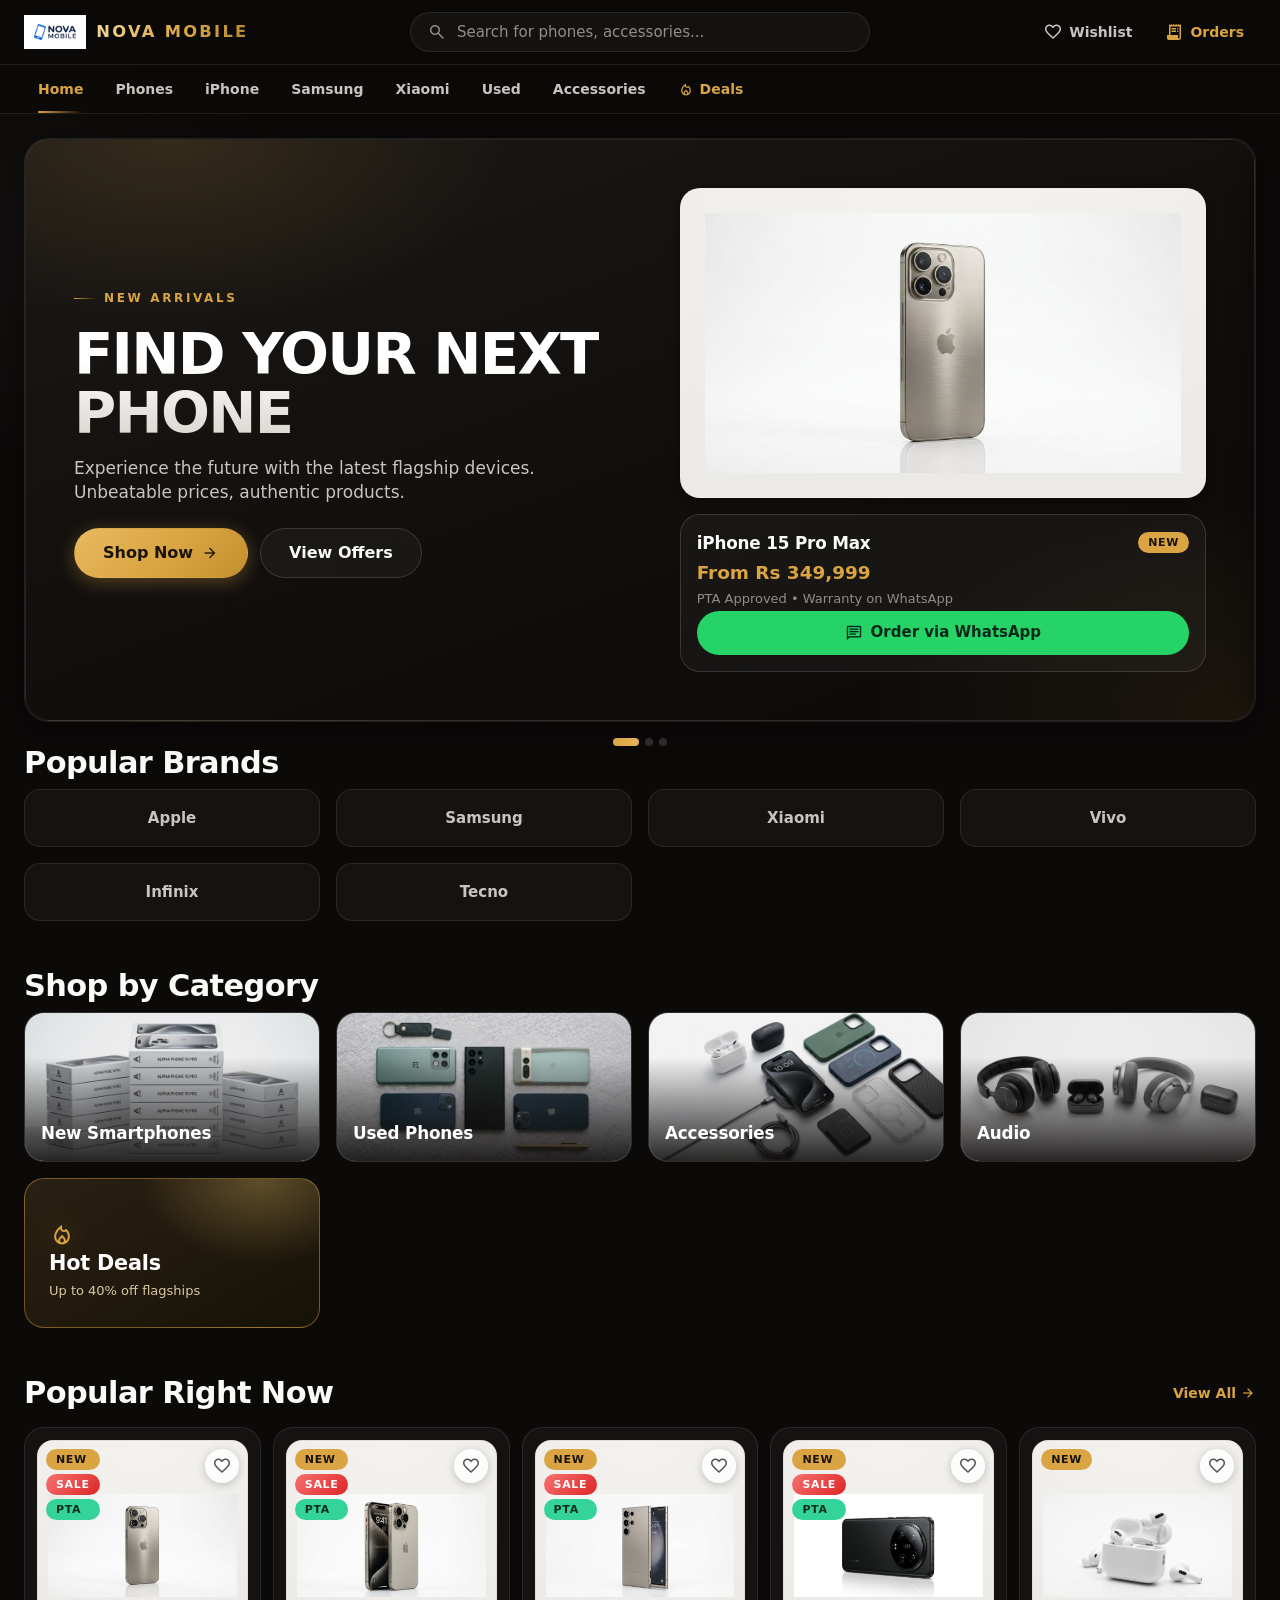
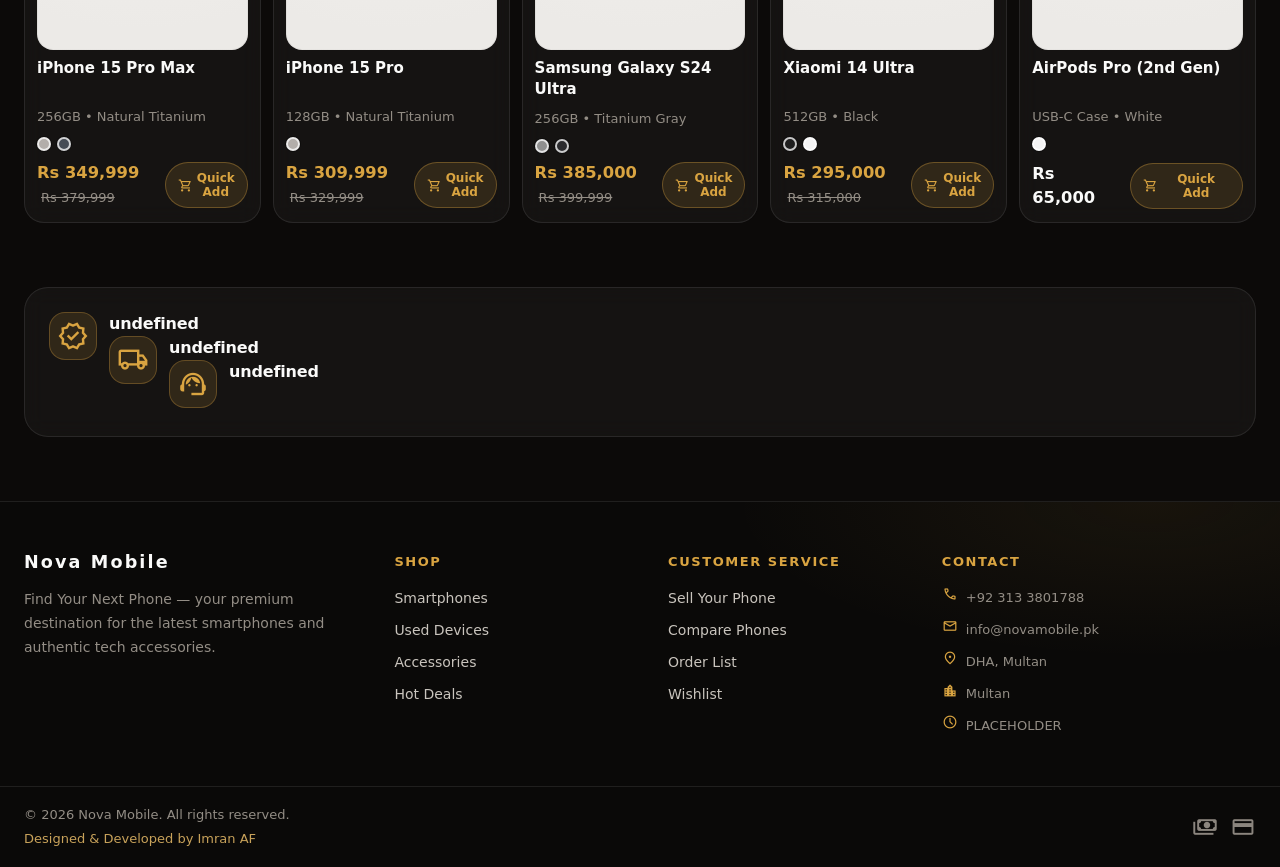
<file: index.html>
<!DOCTYPE html>
<html lang="en">
<head>
<meta charset="utf-8">
<meta name="viewport" content="width=device-width, initial-scale=1.0">
<title>Nova Mobile by Imran AF | Smartphones & Accessories</title>
<meta name="description" content="Nova Mobile by Imran AF - Pakistan's trusted destination for new and pre-owned smartphones and authentic accessories. Find your next phone today.">
<!-- Open Graph -->
<meta property="og:type" content="website">
<meta property="og:title" content="Nova Mobile by Imran AF | Smartphones & Accessories">
<meta property="og:description" content="Explore smartphones, mobile accessories, latest deals, and quality phones from Nova Mobile by Imran AF.">
<meta property="og:url" content="https://nova-mobile-by-imran-af.vercel.app/">
<meta property="og:site_name" content="Nova Mobile by Imran AF">
<link rel="canonical" href="https://nova-mobile-by-imran-af.vercel.app/">
<meta name="robots" content="index, follow">
<link rel="canonical" href="index.html">
<link rel="manifest" href="manifest.json">
<link rel="icon" href="images/nova-mobile-logo.png">
<link rel="preconnect" href="https://fonts.googleapis.com">
<link rel="preconnect" href="https://fonts.gstatic.com" crossorigin>
<link href="https://fonts.googleapis.com/css2?family=Inter:wght@400;600;700;800&display=swap" rel="stylesheet">
<link href="https://fonts.googleapis.com/css2?family=Material+Symbols+Outlined:opsz,wght,FILL,GRAD@20..48,100..700,0..1,-50..200&display=swap" rel="stylesheet">
<link rel="stylesheet" href="style.css">
<script type="application/ld+json">
{"@context":"https://schema.org","@type":"Organization","name":"Nova Mobile","slogan":"Find Your Next Phone","description":"New and pre-owned smartphones and authentic accessories in Pakistan."}
</script>
  <meta name="google-site-verification" content="9i-t0AJJssGiqgVckHdSrPXAoer9AvJpxHz-F45b304" />
</head>
<body data-page="home" class="has-bottomnav">

<!-- ===== Header ===== -->
<header class="site-header">
  <div class="container">
    <div class="header-row">
      <a class="brand" href="index.html">
        <img src="images/nova-mobile-logo.png" alt="Nova Mobile logo" onerror="this.style.display='none'">
        <span class="brand-text">NOVA MOBILE</span>
      </a>
      <div class="search-box">
        <span class="ms">search</span>
        <input type="text" placeholder="Search for phones, accessories..." aria-label="Search" data-search-input>
      </div>
      <div class="header-actions">
        <button class="icon-btn mobile-search" data-goto-search aria-label="Search"><span class="ms">search</span></button>
        <a class="icon-btn hide-mobile" href="pages/wishlist.html" aria-label="Wishlist"><span class="ms">favorite</span><span>Wishlist</span></a>
        <a class="icon-btn active has-count" href="pages/order-list.html" aria-label="Order list"><span class="ms filled">receipt_long</span><span class="hide-mobile">Orders</span><span class="count" data-order-count style="display:none">0</span></a>
      </div>
    </div>
  </div>
  <!-- Desktop nav -->
  <nav class="site-nav">
    <ul>
      <li><a class="active" href="index.html">Home</a></li>
      <li><a href="pages/catalog.html">Phones</a></li>
      <li><a href="pages/catalog.html?brand=apple">iPhone</a></li>
      <li><a href="pages/catalog.html?brand=samsung">Samsung</a></li>
      <li><a href="pages/catalog.html?brand=xiaomi">Xiaomi</a></li>
      <li><a href="pages/catalog.html?condition=used">Used</a></li>
      <li><a href="pages/catalog.html?category=accessories">Accessories</a></li>
      <li><a class="deals" href="pages/catalog.html?deal=1"><span class="ms sm">local_fire_department</span>Deals</a></li>
    </ul>
  </nav>
  <!-- Mobile category bar -->
  <nav class="category-bar">
    <ul>
      <li><a class="active" href="pages/catalog.html">All Phones</a></li>
      <li><a href="pages/catalog.html?brand=apple">iPhone</a></li>
      <li><a href="pages/catalog.html?brand=samsung">Samsung</a></li>
      <li><a href="pages/catalog.html?brand=xiaomi">Xiaomi</a></li>
      <li><a href="pages/catalog.html?brand=vivo">Vivo</a></li>
      <li><a href="pages/catalog.html?brand=infinix">Infinix</a></li>
      <li><a href="pages/catalog.html?condition=used">Used</a></li>
      <li><a href="pages/catalog.html?category=accessories">Accessories</a></li>
      <li><a class="deals" href="pages/catalog.html?deal=1"><span class="ms sm">local_fire_department</span>Deals</a></li>
    </ul>
  </nav>
</header>

<main class="container">

  <!-- Hero carousel (slides built from settings.heroSlides + live mobiles.json data).
       Static fallback below renders only when JS is off (SEO). -->
  <div class="hero-carousel" id="hero"></div>
  <noscript>
    <section class="hero">
      <div class="hero-copy">
        <span class="eyebrow">NEW ARRIVALS</span>
        <h1 class="hero-title">FIND YOUR<br>NEXT PHONE</h1>
        <p class="hero-subtitle">Experience the future with the latest flagship devices. Unbeatable prices, authentic products.</p>
      </div>
    </section>
  </noscript>

  <!-- Popular Brands -->
  <section class="section">
    <h2 class="section-title mb-2">Popular Brands</h2>
    <div class="grid brand-grid" id="popular-brands"></div>
  </section>

  <!-- Shop by Category -->
  <section class="section">
    <h2 class="section-title mb-2">Shop by Category</h2>
    <div class="grid category-grid" id="category-cards"></div>
  </section>

  <!-- Featured / Popular Right Now -->
  <section class="section">
    <div class="section-head">
      <h2 class="section-title">Popular Right Now</h2>
      <a class="link-more" href="pages/catalog.html">View All <span class="ms sm">arrow_forward</span></a>
    </div>
    <div class="carousel" id="featured-products"></div>
  </section>

  <!-- Trust Badges -->
  <section class="trust-band">
    <div class="container">
      <div class="trust-grid" id="trust-badges"></div>
    </div>
  </section>

</main>

<!-- Bottom Nav (mobile) -->
<nav class="bottom-nav" aria-label="Mobile navigation">
  <a class="active" href="index.html"><span class="ms filled">home</span>Home</a>
  <a href="pages/catalog.html"><span class="ms">grid_view</span>Categories</a>
  <a href="pages/search.html"><span class="ms">search</span>Search</a>
  <a href="pages/compare.html"><span class="ms">compare_arrows</span>Compare</a>
  <a href="pages/order-list.html"><span class="ms">receipt_long</span>Orders</a>
</nav>

<!-- Footer injected from settings.json -->
<div id="footer-host"></div>

<script src="js/data.js"></script>
<script src="js/state.js"></script>
<script src="js/whatsapp.js"></script>
<script src="js/render.js"></script>
<script src="js/main.js"></script>
</body>
</html>
</file>
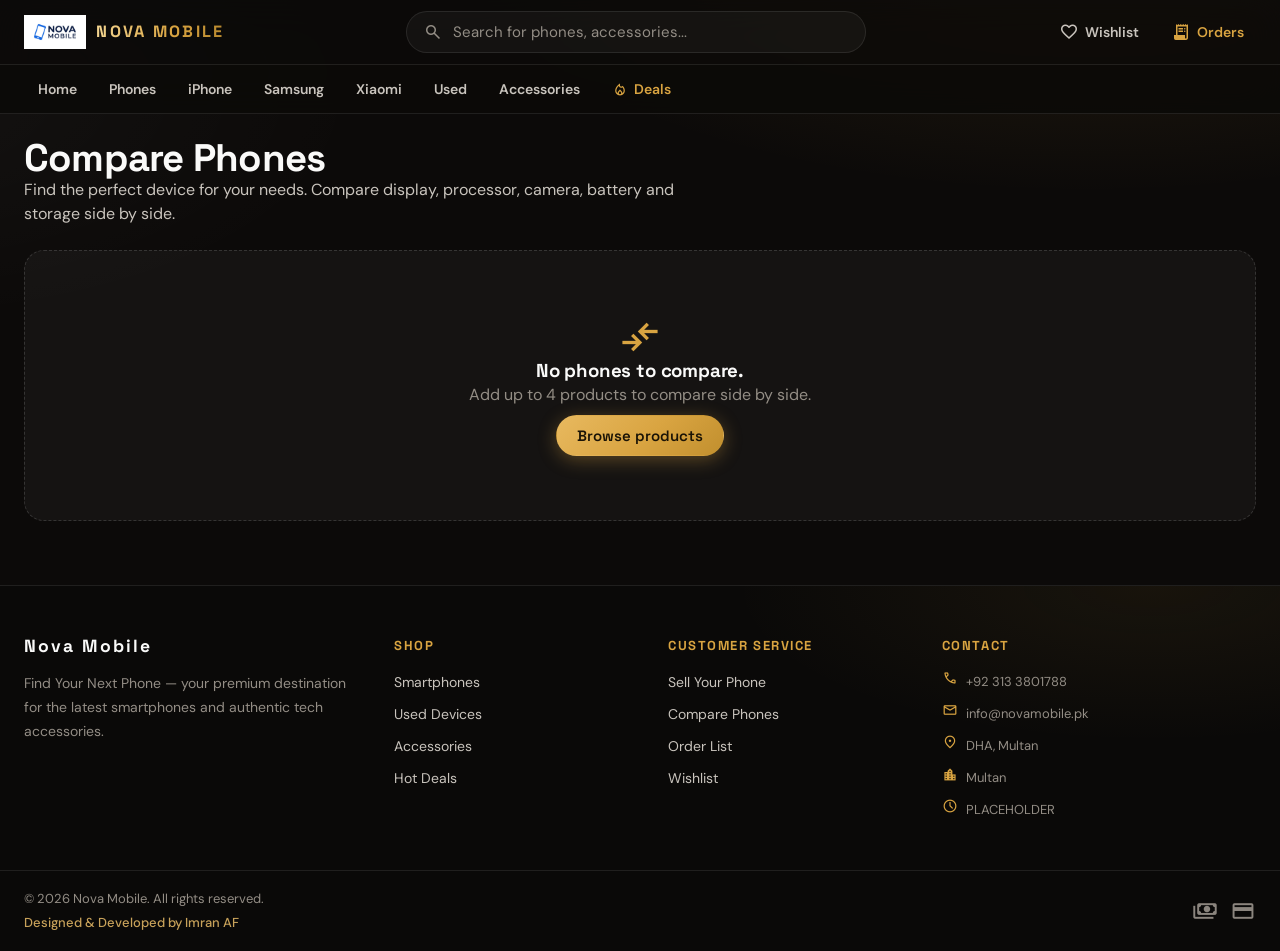
<file: pages/compare.html>
<!DOCTYPE html>
<html lang="en">
<head>
<meta charset="utf-8">
<meta name="viewport" content="width=device-width, initial-scale=1.0">
<title>Compare Phones — Nova Mobile</title>
<meta name="description" content="Compare up to 4 smartphones side by side at Nova Mobile — display, processor, camera, battery and more.">
<meta name="robots" content="index, follow">
<link rel="manifest" href="../manifest.json">
<link rel="icon" href="../images/nova-mobile-logo.png">
<link rel="preconnect" href="https://fonts.googleapis.com">
<link rel="preconnect" href="https://fonts.gstatic.com" crossorigin>
<link href="https://fonts.googleapis.com/css2?family=DM+Sans:opsz,wght@9..40,400;9..40,500;9..40,600;9..40,700&family=Space+Grotesk:wght@400;500;600;700&display=swap" rel="stylesheet">
<link href="https://fonts.googleapis.com/css2?family=Material+Symbols+Outlined:opsz,wght,FILL,GRAD@20..48,100..700,0..1,-50..200&display=swap" rel="stylesheet">
<link rel="stylesheet" href="../style.css">
</head>
<body data-page="compare" class="has-bottomnav">

<header class="site-header">
  <div class="container">
    <div class="header-row">
      <a class="brand" href="../index.html"><img src="../images/nova-mobile-logo.png" alt="Nova Mobile logo" onerror="this.style.display='none'"><span class="brand-text">NOVA MOBILE</span></a>
      <div class="search-box">
        <span class="ms">search</span>
        <input type="text" placeholder="Search for phones, accessories..." aria-label="Search" data-search-input>
      </div>
      <div class="header-actions">
        <button class="icon-btn mobile-search" data-goto-search aria-label="Search"><span class="ms">search</span></button>
        <a class="icon-btn hide-mobile" href="wishlist.html" aria-label="Wishlist"><span class="ms">favorite</span><span>Wishlist</span></a>
        <a class="icon-btn active has-count" href="order-list.html" aria-label="Order list"><span class="ms filled">receipt_long</span><span class="hide-mobile">Orders</span><span class="count" data-order-count style="display:none">0</span></a>
      </div>
    </div>
  </div>
  <nav class="site-nav"><ul>
    <li><a href="../index.html">Home</a></li>
    <li><a href="catalog.html">Phones</a></li>
    <li><a href="catalog.html?brand=apple">iPhone</a></li>
    <li><a href="catalog.html?brand=samsung">Samsung</a></li>
    <li><a href="catalog.html?brand=xiaomi">Xiaomi</a></li>
    <li><a href="catalog.html?condition=used">Used</a></li>
    <li><a href="catalog.html?category=accessories">Accessories</a></li>
    <li><a class="deals" href="catalog.html?deal=1"><span class="ms sm">local_fire_department</span>Deals</a></li>
  </ul></nav>
  <nav class="category-bar"><ul>
    <li><a href="catalog.html">All Phones</a></li>
    <li><a href="catalog.html?brand=apple">iPhone</a></li>
    <li><a href="catalog.html?brand=samsung">Samsung</a></li>
    <li><a href="catalog.html?brand=xiaomi">Xiaomi</a></li>
    <li><a href="catalog.html?brand=vivo">Vivo</a></li>
    <li><a href="catalog.html?brand=infinix">Infinix</a></li>
    <li><a href="catalog.html?condition=used">Used</a></li>
    <li><a href="catalog.html?category=accessories">Accessories</a></li>
    <li><a class="deals" href="catalog.html?deal=1"><span class="ms sm">local_fire_department</span>Deals</a></li>
  </ul></nav>
</header>

<main class="container">
  <div class="page-head">
    <h1 class="page-title">Compare Phones</h1>
    <p class="page-sub">Find the perfect device for your needs. Compare display, processor, camera, battery and storage side by side.</p>
  </div>
  <div id="compare-root">
    <div class="loading"><div class="spinner"></div></div>
  </div>
</main>

<nav class="bottom-nav" aria-label="Mobile navigation">
  <a href="../index.html"><span class="ms">home</span>Home</a>
  <a href="catalog.html"><span class="ms">grid_view</span>Categories</a>
  <a href="search.html"><span class="ms">search</span>Search</a>
  <a class="active" href="compare.html"><span class="ms filled">compare_arrows</span>Compare</a>
  <a href="order-list.html"><span class="ms">receipt_long</span>Orders</a>
</nav>

<div id="footer-host"></div>

<script src="../js/data.js"></script>
<script src="../js/state.js"></script>
<script src="../js/whatsapp.js"></script>
<script src="../js/render.js"></script>
<script src="../js/main.js"></script>
</body>
</html>
</file>
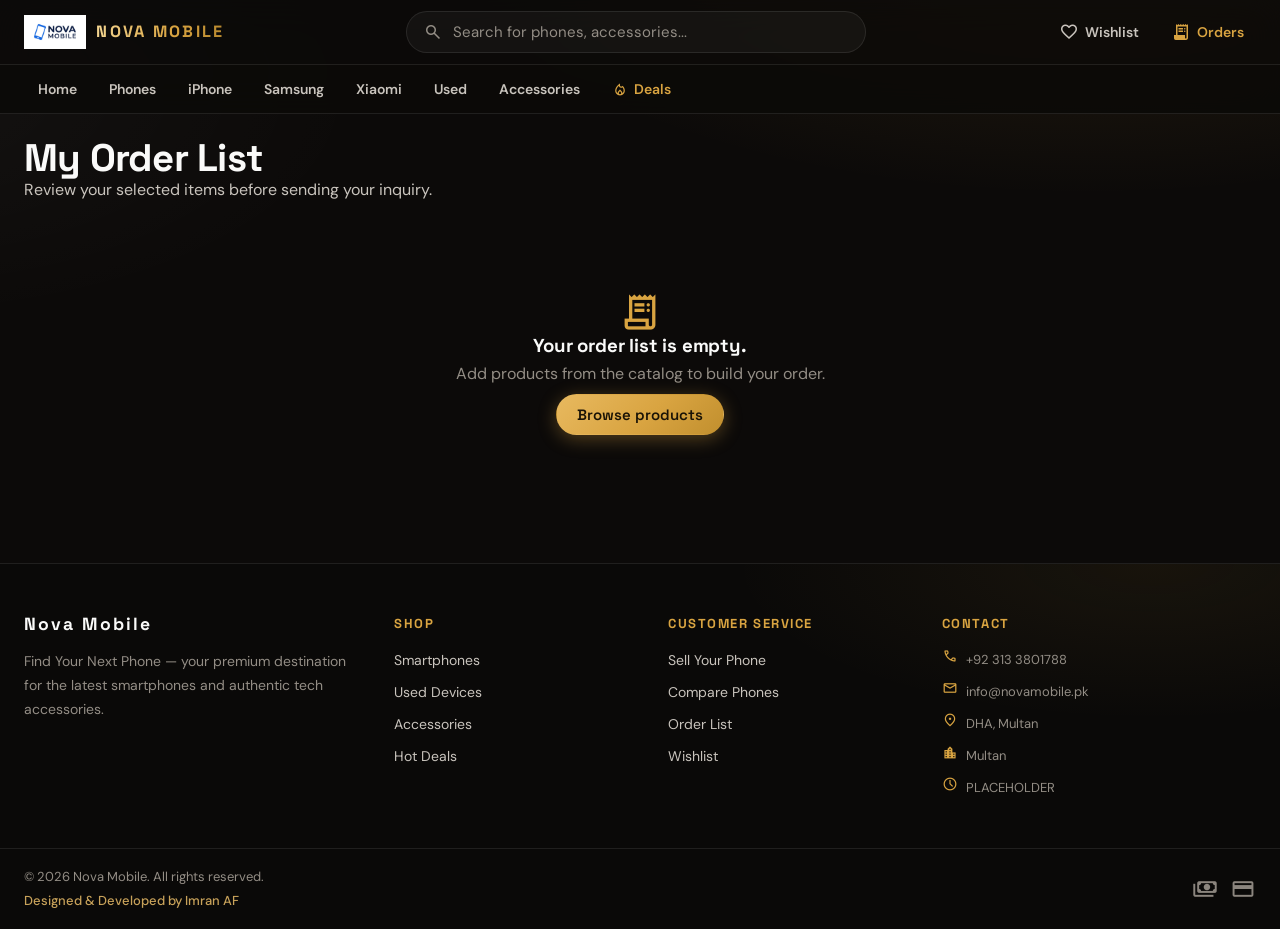
<file: pages/order-list.html>
<!DOCTYPE html>
<html lang="en">
<head>
<meta charset="utf-8">
<meta name="viewport" content="width=device-width, initial-scale=1.0">
<title>My Order List — Nova Mobile</title>
<meta name="description" content="Review the items in your Nova Mobile order list and send your order on WhatsApp for confirmation.">
<meta name="robots" content="index, follow">
<link rel="manifest" href="../manifest.json">
<link rel="icon" href="../images/nova-mobile-logo.png">
<link rel="preconnect" href="https://fonts.googleapis.com">
<link rel="preconnect" href="https://fonts.gstatic.com" crossorigin>
<link href="https://fonts.googleapis.com/css2?family=DM+Sans:opsz,wght@9..40,400;9..40,500;9..40,600;9..40,700&family=Space+Grotesk:wght@400;500;600;700&display=swap" rel="stylesheet">
<link href="https://fonts.googleapis.com/css2?family=Material+Symbols+Outlined:opsz,wght,FILL,GRAD@20..48,100..700,0..1,-50..200&display=swap" rel="stylesheet">
<link rel="stylesheet" href="../style.css">
</head>
<body data-page="order-list" class="has-bottomnav">

<header class="site-header">
  <div class="container">
    <div class="header-row">
      <a class="brand" href="../index.html"><img src="../images/nova-mobile-logo.png" alt="Nova Mobile logo" onerror="this.style.display='none'"><span class="brand-text">NOVA MOBILE</span></a>
      <div class="search-box">
        <span class="ms">search</span>
        <input type="text" placeholder="Search for phones, accessories..." aria-label="Search" data-search-input>
      </div>
      <div class="header-actions">
        <button class="icon-btn mobile-search" data-goto-search aria-label="Search"><span class="ms">search</span></button>
        <a class="icon-btn hide-mobile" href="wishlist.html" aria-label="Wishlist"><span class="ms">favorite</span><span>Wishlist</span></a>
        <a class="icon-btn active has-count" href="order-list.html" aria-label="Order list"><span class="ms filled">receipt_long</span><span class="hide-mobile">Orders</span><span class="count" data-order-count style="display:none">0</span></a>
      </div>
    </div>
  </div>
  <nav class="site-nav"><ul>
    <li><a href="../index.html">Home</a></li>
    <li><a href="catalog.html">Phones</a></li>
    <li><a href="catalog.html?brand=apple">iPhone</a></li>
    <li><a href="catalog.html?brand=samsung">Samsung</a></li>
    <li><a href="catalog.html?brand=xiaomi">Xiaomi</a></li>
    <li><a href="catalog.html?condition=used">Used</a></li>
    <li><a href="catalog.html?category=accessories">Accessories</a></li>
    <li><a class="deals" href="catalog.html?deal=1"><span class="ms sm">local_fire_department</span>Deals</a></li>
  </ul></nav>
  <nav class="category-bar"><ul>
    <li><a href="catalog.html">All Phones</a></li>
    <li><a href="catalog.html?brand=apple">iPhone</a></li>
    <li><a href="catalog.html?brand=samsung">Samsung</a></li>
    <li><a href="catalog.html?brand=xiaomi">Xiaomi</a></li>
    <li><a href="catalog.html?brand=vivo">Vivo</a></li>
    <li><a href="catalog.html?brand=infinix">Infinix</a></li>
    <li><a href="catalog.html?condition=used">Used</a></li>
    <li><a href="catalog.html?category=accessories">Accessories</a></li>
    <li><a class="deals" href="catalog.html?deal=1"><span class="ms sm">local_fire_department</span>Deals</a></li>
  </ul></nav>
</header>

<main class="container">
  <div class="page-head">
    <h1 class="page-title">My Order List</h1>
    <p class="page-sub">Review your selected items before sending your inquiry.</p>
  </div>

  <div id="order-empty" class="order-empty hidden">
    <span class="ms">receipt_long</span>
    <h3>Your order list is empty.</h3>
    <p class="muted mt-1">Add products from the catalog to build your order.</p>
    <a class="btn btn-primary mt-2" href="catalog.html">Browse products</a>
  </div>

  <div class="order-layout">
    <div class="order-items" id="order-items"></div>
    <div class="order-summary" id="order-summary"></div>
  </div>
</main>

<nav class="bottom-nav" aria-label="Mobile navigation">
  <a href="../index.html"><span class="ms">home</span>Home</a>
  <a href="catalog.html"><span class="ms">grid_view</span>Categories</a>
  <a href="search.html"><span class="ms">search</span>Search</a>
  <a href="compare.html"><span class="ms">compare_arrows</span>Compare</a>
  <a class="active" href="order-list.html"><span class="ms filled">receipt_long</span>Orders</a>
</nav>

<div id="footer-host"></div>

<script src="../js/data.js"></script>
<script src="../js/state.js"></script>
<script src="../js/whatsapp.js"></script>
<script src="../js/render.js"></script>
<script src="../js/main.js"></script>
</body>
</html>
</file>
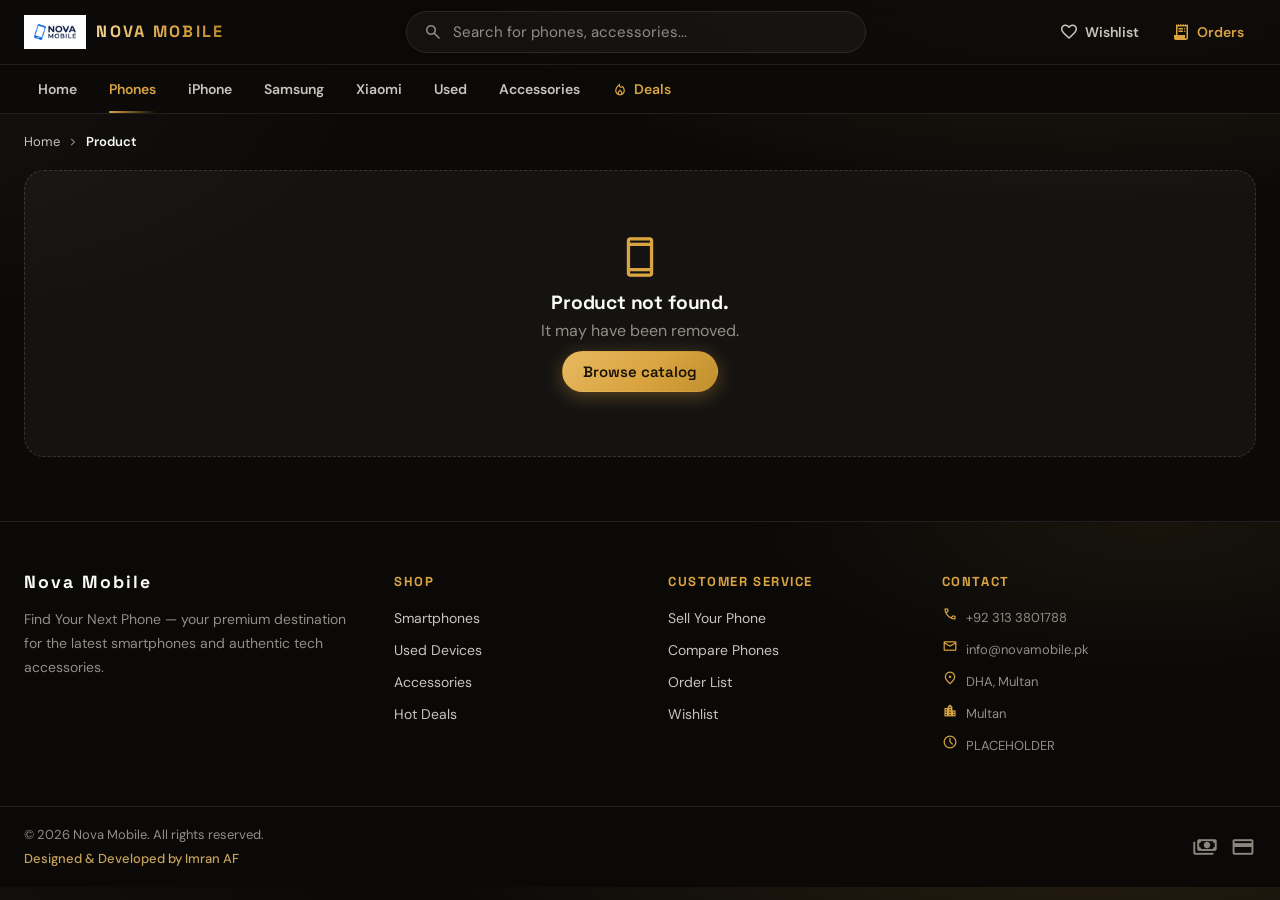
<file: pages/product.html>
<!DOCTYPE html>
<html lang="en">
<head>
<meta charset="utf-8">
<meta name="viewport" content="width=device-width, initial-scale=1.0">
<title>Product — Nova Mobile</title>
<meta name="description" content="Browse new and pre-owned smartphones and accessories at Nova Mobile.">
<meta name="robots" content="index, follow">
<link rel="manifest" href="../manifest.json">
<link rel="icon" href="../images/nova-mobile-logo.png">
<link rel="preconnect" href="https://fonts.googleapis.com">
<link rel="preconnect" href="https://fonts.gstatic.com" crossorigin>
<link href="https://fonts.googleapis.com/css2?family=DM+Sans:opsz,wght@9..40,400;9..40,500;9..40,600;9..40,700&family=Space+Grotesk:wght@400;500;600;700&display=swap" rel="stylesheet">
<link href="https://fonts.googleapis.com/css2?family=Material+Symbols+Outlined:opsz,wght,FILL,GRAD@20..48,100..700,0..1,-50..200&display=swap" rel="stylesheet">
<link rel="stylesheet" href="../style.css">
</head>
<body data-page="product" class="has-bottomnav">

<header class="site-header">
  <div class="container">
    <div class="header-row">
      <a class="brand" href="../index.html"><img src="../images/nova-mobile-logo.png" alt="Nova Mobile logo" onerror="this.style.display='none'"><span class="brand-text">NOVA MOBILE</span></a>
      <div class="search-box">
        <span class="ms">search</span>
        <input type="text" placeholder="Search for phones, accessories..." aria-label="Search" data-search-input>
      </div>
      <div class="header-actions">
        <button class="icon-btn mobile-search" data-goto-search aria-label="Search"><span class="ms">search</span></button>
        <a class="icon-btn hide-mobile" href="wishlist.html" aria-label="Wishlist"><span class="ms">favorite</span><span>Wishlist</span></a>
        <a class="icon-btn active has-count" href="order-list.html" aria-label="Order list"><span class="ms filled">receipt_long</span><span class="hide-mobile">Orders</span><span class="count" data-order-count style="display:none">0</span></a>
      </div>
    </div>
  </div>
  <nav class="site-nav"><ul>
    <li><a href="../index.html">Home</a></li>
    <li><a class="active" href="catalog.html">Phones</a></li>
    <li><a href="catalog.html?brand=apple">iPhone</a></li>
    <li><a href="catalog.html?brand=samsung">Samsung</a></li>
    <li><a href="catalog.html?brand=xiaomi">Xiaomi</a></li>
    <li><a href="catalog.html?condition=used">Used</a></li>
    <li><a href="catalog.html?category=accessories">Accessories</a></li>
    <li><a class="deals" href="catalog.html?deal=1"><span class="ms sm">local_fire_department</span>Deals</a></li>
  </ul></nav>
  <nav class="category-bar"><ul>
    <li><a href="catalog.html">All Phones</a></li>
    <li><a href="catalog.html?brand=apple">iPhone</a></li>
    <li><a href="catalog.html?brand=samsung">Samsung</a></li>
    <li><a href="catalog.html?brand=xiaomi">Xiaomi</a></li>
    <li><a href="catalog.html?brand=vivo">Vivo</a></li>
    <li><a href="catalog.html?brand=infinix">Infinix</a></li>
    <li><a href="catalog.html?condition=used">Used</a></li>
    <li><a href="catalog.html?category=accessories">Accessories</a></li>
    <li><a class="deals" href="catalog.html?deal=1"><span class="ms sm">local_fire_department</span>Deals</a></li>
  </ul></nav>
</header>

<main class="container">
  <nav class="breadcrumb" id="pdp-breadcrumb"><a href="../index.html">Home</a><span class="sep ms sm">chevron_right</span><span class="current">Product</span></nav>

  <div id="pdp-root">
  <div class="pdp-layout">
    <!-- Gallery -->
    <div class="pdp-gallery" id="pdp-gallery"></div>
    <!-- Info -->
    <div class="pdp-info">
      <div id="pdp-info"></div>
      <div id="pdp-variants"></div>
      <div id="pdp-actions"></div>
    </div>
  </div>

  <section class="section" id="pdp-specs"></section>

  <section class="section">
    <div class="trust-strip" id="pdp-trust"></div>
  </section>

  <section class="section pdp-detail" id="pdp-detail"></section>

  <section class="section">
    <div class="section-head"><h2 class="section-title">Compatible Accessories</h2><a class="link-more" href="catalog.html?category=accessories">View All <span class="ms sm">arrow_forward</span></a></div>
    <div class="carousel" id="pdp-accessories"></div>
  </section>

  <section class="section">
    <h2 class="section-title mb-3">Customer Reviews</h2>
    <div id="pdp-reviews"></div>
  </section>
  </div>
</main>

<nav class="bottom-nav" aria-label="Mobile navigation">
  <a href="../index.html"><span class="ms">home</span>Home</a>
  <a href="catalog.html"><span class="ms">grid_view</span>Categories</a>
  <a href="search.html"><span class="ms">search</span>Search</a>
  <a href="compare.html"><span class="ms">compare_arrows</span>Compare</a>
  <a href="order-list.html"><span class="ms">receipt_long</span>Orders</a>
</nav>

<div id="footer-host"></div>

<script src="../js/data.js"></script>
<script src="../js/state.js"></script>
<script src="../js/whatsapp.js"></script>
<script src="../js/render.js"></script>
<script src="../js/main.js"></script>
</body>
</html>
</file>
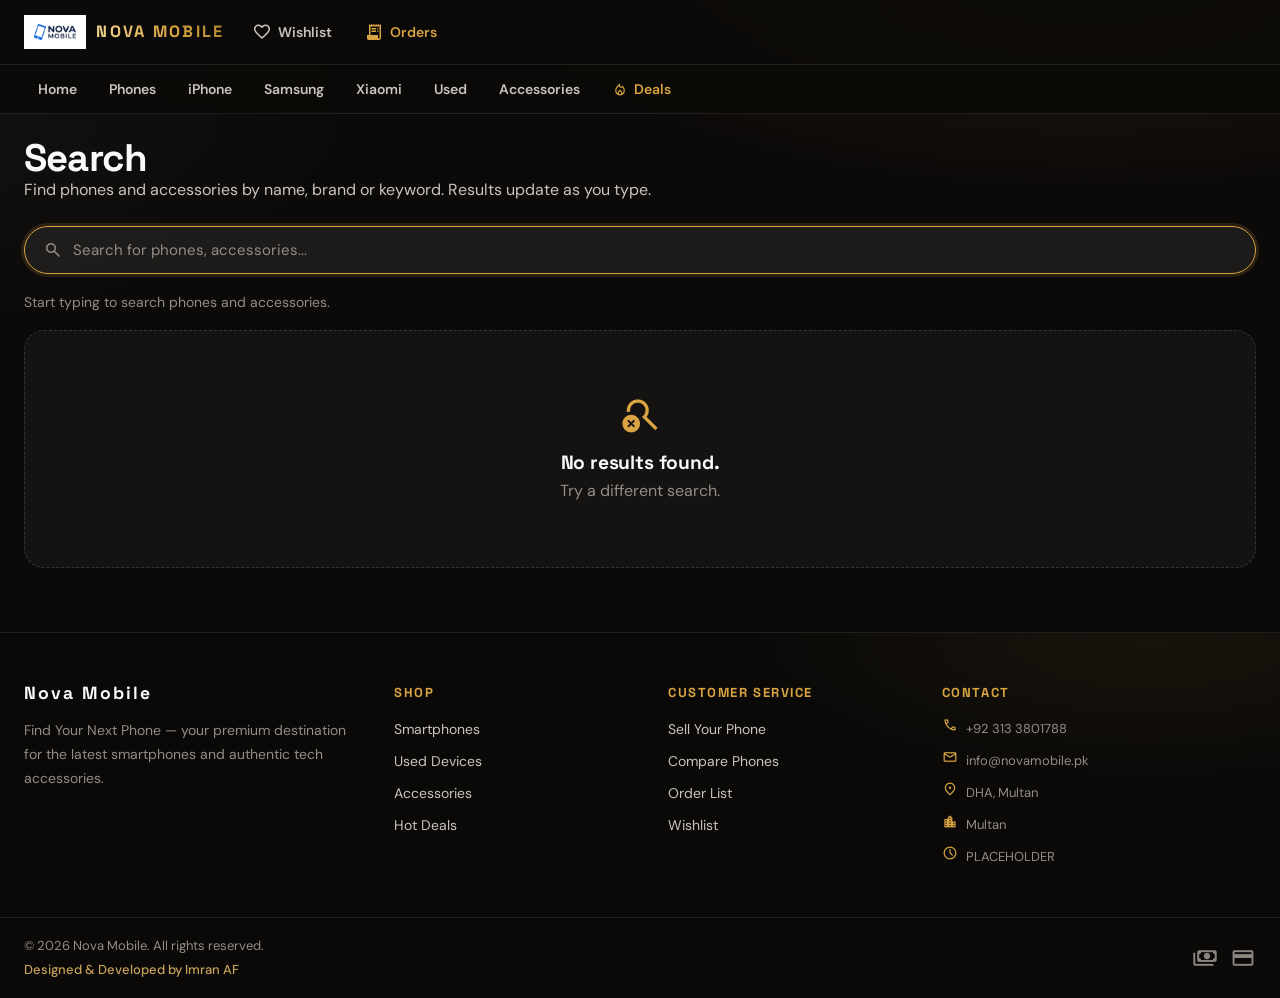
<file: pages/search.html>
<!DOCTYPE html>
<html lang="en">
<head>
<meta charset="utf-8">
<meta name="viewport" content="width=device-width, initial-scale=1.0">
<title>Search — Nova Mobile</title>
<meta name="description" content="Search Nova Mobile for smartphones and accessories by name, brand or keyword.">
<meta name="robots" content="index, follow">
<link rel="manifest" href="../manifest.json">
<link rel="icon" href="../images/nova-mobile-logo.png">
<link rel="preconnect" href="https://fonts.googleapis.com">
<link rel="preconnect" href="https://fonts.gstatic.com" crossorigin>
<link href="https://fonts.googleapis.com/css2?family=DM+Sans:opsz,wght@9..40,400;9..40,500;9..40,600;9..40,700&family=Space+Grotesk:wght@400;500;600;700&display=swap" rel="stylesheet">
<link href="https://fonts.googleapis.com/css2?family=Material+Symbols+Outlined:opsz,wght,FILL,GRAD@20..48,100..700,0..1,-50..200&display=swap" rel="stylesheet">
<link rel="stylesheet" href="../style.css">
</head>
<body data-page="search" class="has-bottomnav">

<header class="site-header">
  <div class="container">
    <div class="header-row">
      <a class="brand" href="../index.html"><img src="../images/nova-mobile-logo.png" alt="Nova Mobile logo" onerror="this.style.display='none'"><span class="brand-text">NOVA MOBILE</span></a>
      <div class="header-actions">
        <button class="icon-btn mobile-search" data-goto-search aria-label="Search"><span class="ms">search</span></button>
        <a class="icon-btn hide-mobile" href="wishlist.html" aria-label="Wishlist"><span class="ms">favorite</span><span>Wishlist</span></a>
        <a class="icon-btn active has-count" href="order-list.html" aria-label="Order list"><span class="ms filled">receipt_long</span><span class="hide-mobile">Orders</span><span class="count" data-order-count style="display:none">0</span></a>
      </div>
    </div>
  </div>
  <nav class="site-nav"><ul>
    <li><a href="../index.html">Home</a></li>
    <li><a href="catalog.html">Phones</a></li>
    <li><a href="catalog.html?brand=apple">iPhone</a></li>
    <li><a href="catalog.html?brand=samsung">Samsung</a></li>
    <li><a href="catalog.html?brand=xiaomi">Xiaomi</a></li>
    <li><a href="catalog.html?condition=used">Used</a></li>
    <li><a href="catalog.html?category=accessories">Accessories</a></li>
    <li><a class="deals" href="catalog.html?deal=1"><span class="ms sm">local_fire_department</span>Deals</a></li>
  </ul></nav>
  <nav class="category-bar"><ul>
    <li><a href="catalog.html">All Phones</a></li>
    <li><a href="catalog.html?brand=apple">iPhone</a></li>
    <li><a href="catalog.html?brand=samsung">Samsung</a></li>
    <li><a href="catalog.html?brand=xiaomi">Xiaomi</a></li>
    <li><a href="catalog.html?brand=vivo">Vivo</a></li>
    <li><a href="catalog.html?brand=infinix">Infinix</a></li>
    <li><a href="catalog.html?condition=used">Used</a></li>
    <li><a href="catalog.html?category=accessories">Accessories</a></li>
    <li><a class="deals" href="catalog.html?deal=1"><span class="ms sm">local_fire_department</span>Deals</a></li>
  </ul></nav>
</header>

<main class="container">
  <div class="page-head">
    <h1 class="page-title">Search</h1>
    <p class="page-sub">Find phones and accessories by name, brand or keyword. Results update as you type.</p>
  </div>

  <div class="search-head">
    <div class="search-box" style="margin:0;max-width:none">
      <span class="ms">search</span>
      <input type="text" id="search-query" placeholder="Search for phones, accessories..." aria-label="Search" autofocus>
    </div>
  </div>

  <p class="search-results-info" id="search-info"></p>
  <div class="grid" id="search-grid"><div class="loading" style="grid-column:1/-1"><div class="spinner"></div></div></div>
</main>

<nav class="bottom-nav" aria-label="Mobile navigation">
  <a href="../index.html"><span class="ms">home</span>Home</a>
  <a href="catalog.html"><span class="ms">grid_view</span>Categories</a>
  <a class="active" href="search.html"><span class="ms filled">search</span>Search</a>
  <a href="compare.html"><span class="ms">compare_arrows</span>Compare</a>
  <a href="order-list.html"><span class="ms">receipt_long</span>Orders</a>
</nav>

<div id="footer-host"></div>

<script src="../js/data.js"></script>
<script src="../js/state.js"></script>
<script src="../js/whatsapp.js"></script>
<script src="../js/render.js"></script>
<script src="../js/main.js"></script>
</body>
</html>
</file>
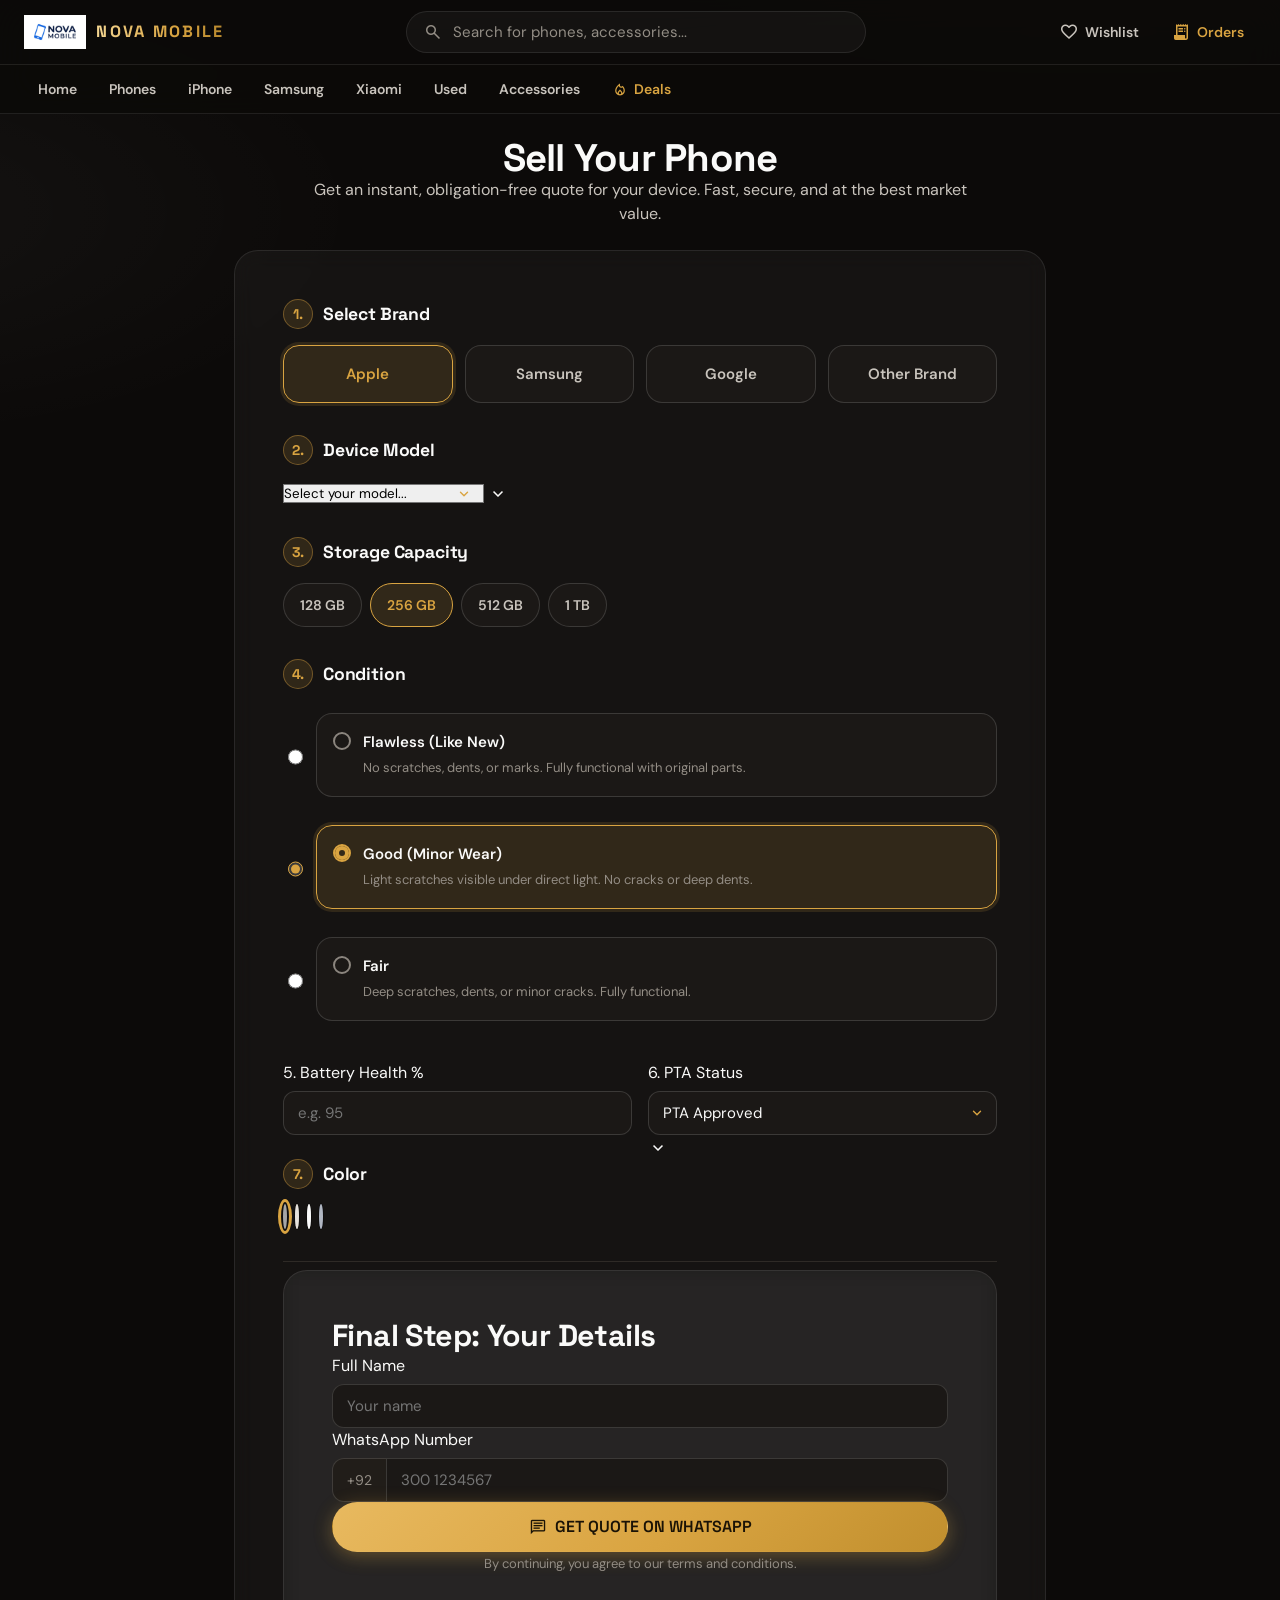
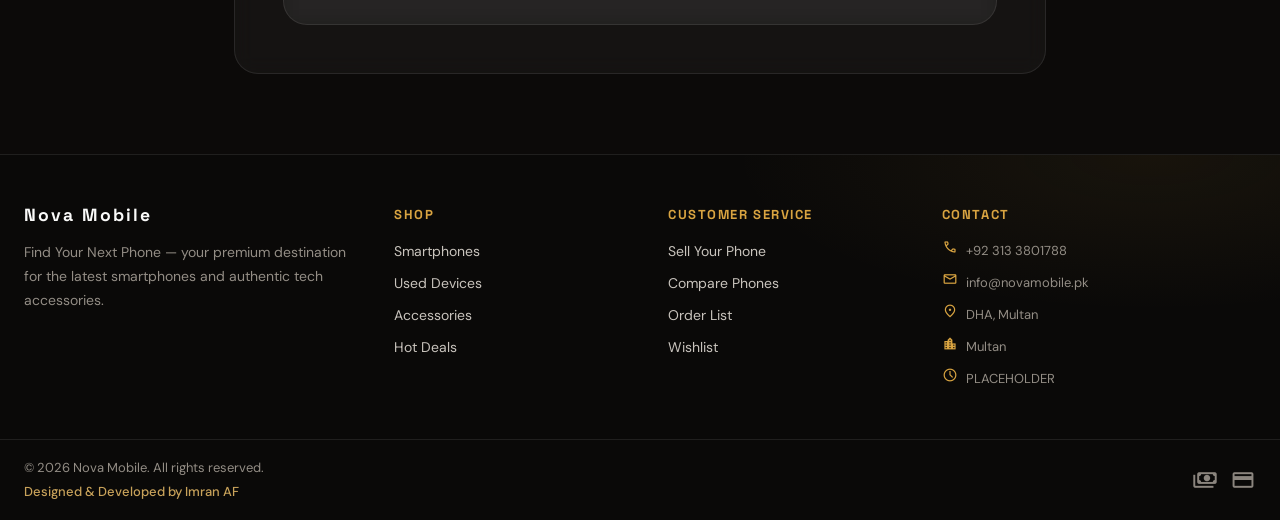
<file: pages/sell.html>
<!DOCTYPE html>
<html lang="en">
<head>
<meta charset="utf-8">
<meta name="viewport" content="width=device-width, initial-scale=1.0">
<title>Sell Your Phone — Nova Mobile</title>
<meta name="description" content="Get an instant, obligation-free quote for your phone at Nova Mobile. Fast, secure, and at the best market value.">
<meta name="robots" content="index, follow">
<link rel="manifest" href="../manifest.json">
<link rel="icon" href="../images/nova-mobile-logo.png">
<link rel="preconnect" href="https://fonts.googleapis.com">
<link rel="preconnect" href="https://fonts.gstatic.com" crossorigin>
<link href="https://fonts.googleapis.com/css2?family=DM+Sans:opsz,wght@9..40,400;9..40,500;9..40,600;9..40,700&family=Space+Grotesk:wght@400;500;600;700&display=swap" rel="stylesheet">
<link href="https://fonts.googleapis.com/css2?family=Material+Symbols+Outlined:opsz,wght,FILL,GRAD@20..48,100..700,0..1,-50..200&display=swap" rel="stylesheet">
<link rel="stylesheet" href="../style.css">
</head>
<body data-page="sell" class="has-bottomnav">

<header class="site-header">
  <div class="container">
    <div class="header-row">
      <a class="brand" href="../index.html"><img src="../images/nova-mobile-logo.png" alt="Nova Mobile logo" onerror="this.style.display='none'"><span class="brand-text">NOVA MOBILE</span></a>
      <div class="search-box">
        <span class="ms">search</span>
        <input type="text" placeholder="Search for phones, accessories..." aria-label="Search" data-search-input>
      </div>
      <div class="header-actions">
        <button class="icon-btn mobile-search" data-goto-search aria-label="Search"><span class="ms">search</span></button>
        <a class="icon-btn hide-mobile" href="wishlist.html" aria-label="Wishlist"><span class="ms">favorite</span><span>Wishlist</span></a>
        <a class="icon-btn active has-count" href="order-list.html" aria-label="Order list"><span class="ms filled">receipt_long</span><span class="hide-mobile">Orders</span><span class="count" data-order-count style="display:none">0</span></a>
      </div>
    </div>
  </div>
  <nav class="site-nav"><ul>
    <li><a href="../index.html">Home</a></li>
    <li><a href="catalog.html">Phones</a></li>
    <li><a href="catalog.html?brand=apple">iPhone</a></li>
    <li><a href="catalog.html?brand=samsung">Samsung</a></li>
    <li><a href="catalog.html?brand=xiaomi">Xiaomi</a></li>
    <li><a href="catalog.html?condition=used">Used</a></li>
    <li><a href="catalog.html?category=accessories">Accessories</a></li>
    <li><a class="deals" href="catalog.html?deal=1"><span class="ms sm">local_fire_department</span>Deals</a></li>
  </ul></nav>
  <nav class="category-bar"><ul>
    <li><a href="catalog.html">All Phones</a></li>
    <li><a href="catalog.html?brand=apple">iPhone</a></li>
    <li><a href="catalog.html?brand=samsung">Samsung</a></li>
    <li><a href="catalog.html?brand=xiaomi">Xiaomi</a></li>
    <li><a href="catalog.html?brand=vivo">Vivo</a></li>
    <li><a href="catalog.html?brand=infinix">Infinix</a></li>
    <li><a href="catalog.html?condition=used">Used</a></li>
    <li><a href="catalog.html?category=accessories">Accessories</a></li>
    <li><a class="deals" href="catalog.html?deal=1"><span class="ms sm">local_fire_department</span>Deals</a></li>
  </ul></nav>
</header>

<main class="container-sm">
  <section class="page-head" style="text-align:center">
    <h1 class="page-title">Sell Your Phone</h1>
    <p class="page-sub" style="margin-inline:auto">Get an instant, obligation-free quote for your device. Fast, secure, and at the best market value.</p>
  </section>

  <form id="sell-form" class="form-card" style="margin-bottom:var(--space-section)">
    <!-- 1. Brand -->
    <div class="form-step">
      <h2><span class="stepno">1.</span> Select Brand</h2>
      <div class="brand-options">
        <label class="brand-option"><input type="radio" name="brand" value="Apple" checked><div class="box">Apple</div></label>
        <label class="brand-option"><input type="radio" name="brand" value="Samsung"><div class="box">Samsung</div></label>
        <label class="brand-option"><input type="radio" name="brand" value="Google"><div class="box">Google</div></label>
        <label class="brand-option"><input type="radio" name="brand" value="Other"><div class="box">Other Brand</div></label>
      </div>
    </div>

    <!-- 2. Model -->
    <div class="form-step">
      <h2><span class="stepno">2.</span> Device Model</h2>
      <div class="select-wrap">
        <select name="model" required>
          <option value="" disabled selected>Select your model...</option>
          <option>iPhone 15 Pro Max</option>
          <option>iPhone 15 Pro</option>
          <option>iPhone 15</option>
          <option>iPhone 14 Pro Max</option>
          <option>Samsung Galaxy S24 Ultra</option>
          <option>Samsung Galaxy S24+</option>
          <option>Xiaomi 14 Ultra</option>
          <option>Redmi Note 13 Pro</option>
          <option>Vivo V30</option>
          <option>Infinix Zero 30</option>
        </select>
        <span class="ms">expand_more</span>
      </div>
    </div>

    <!-- 3. Storage -->
    <div class="form-step">
      <h2><span class="stepno">3.</span> Storage Capacity</h2>
      <div class="chip-options">
        <label class="chip-option"><input type="radio" name="storage" value="128GB"><span class="box">128 GB</span></label>
        <label class="chip-option"><input type="radio" name="storage" value="256GB" checked><span class="box">256 GB</span></label>
        <label class="chip-option"><input type="radio" name="storage" value="512GB"><span class="box">512 GB</span></label>
        <label class="chip-option"><input type="radio" name="storage" value="1TB"><span class="box">1 TB</span></label>
      </div>
    </div>

    <!-- 4. Condition -->
    <div class="form-step">
      <h2><span class="stepno">4.</span> Condition</h2>
      <div style="display:flex;flex-direction:column;gap:12px">
        <label class="cond-option"><input type="radio" name="condition" value="Flawless"><div class="box"><span class="radio"></span><div><div class="t">Flawless (Like New)</div><div class="d">No scratches, dents, or marks. Fully functional with original parts.</div></div></div></label>
        <label class="cond-option"><input type="radio" name="condition" value="Good (Minor Wear)" checked><div class="box"><span class="radio"></span><div><div class="t">Good (Minor Wear)</div><div class="d">Light scratches visible under direct light. No cracks or deep dents.</div></div></div></label>
        <label class="cond-option"><input type="radio" name="condition" value="Fair"><div class="box"><span class="radio"></span><div><div class="t">Fair</div><div class="d">Deep scratches, dents, or minor cracks. Fully functional.</div></div></div></label>
      </div>
    </div>

    <!-- 5. Battery + 6. PTA -->
    <div class="form-grid-2">
      <div class="field">
        <label for="battery">5. Battery Health %</label>
        <input type="number" id="battery" name="battery" placeholder="e.g. 95" min="0" max="100">
      </div>
      <div class="field">
        <label for="pta">6. PTA Status</label>
        <div class="select-wrap">
          <select id="pta" name="pta">
            <option value="PTA Approved" selected>PTA Approved</option>
            <option value="Non-PTA">Non-PTA</option>
            <option value="JV (Factory Unlocked)">JV (Factory Unlocked)</option>
          </select>
          <span class="ms">expand_more</span>
        </div>
      </div>
    </div>

    <!-- 7. Color -->
    <div class="form-step">
      <h2><span class="stepno">7.</span> Color</h2>
      <div class="color-options">
        <label class="color-option"><input type="radio" name="color" value="Black" checked><span class="dot" style="background:#1e1e1e"></span></label>
        <label class="color-option"><input type="radio" name="color" value="Natural"><span class="dot" style="background:#c0b7aa"></span></label>
        <label class="color-option"><input type="radio" name="color" value="White"><span class="dot" style="background:#f4f4f4"></span></label>
        <label class="color-option"><input type="radio" name="color" value="Blue"><span class="dot" style="background:#3d4b68"></span></label>
      </div>
    </div>

    <hr style="border:none;border-top:1px solid var(--outline-variant)">

    <!-- Final details -->
    <div class="form-card">
      <h2 class="section-title">Final Step: Your Details</h2>
      <div class="field">
        <label for="name">Full Name</label>
        <input type="text" id="name" name="name" placeholder="Your name" required>
      </div>
      <div class="field">
        <label for="whatsapp">WhatsApp Number</label>
        <div class="phone-input">
          <span class="prefix">+92</span>
          <input type="tel" id="whatsapp" name="whatsapp" placeholder="300 1234567" required>
        </div>
      </div>
      <button type="submit" class="btn btn-primary btn-lg btn-block"><span class="ms">chat</span>GET QUOTE ON WHATSAPP</button>
      <p class="muted" style="text-align:center;font-size:13px">By continuing, you agree to our terms and conditions.</p>
    </div>
  </form>
</main>

<nav class="bottom-nav" aria-label="Mobile navigation">
  <a href="../index.html"><span class="ms">home</span>Home</a>
  <a href="catalog.html"><span class="ms">grid_view</span>Categories</a>
  <a href="search.html"><span class="ms">search</span>Search</a>
  <a href="compare.html"><span class="ms">compare_arrows</span>Compare</a>
  <a href="order-list.html"><span class="ms">receipt_long</span>Orders</a>
</nav>

<div id="footer-host"></div>

<script src="../js/data.js"></script>
<script src="../js/state.js"></script>
<script src="../js/whatsapp.js"></script>
<script src="../js/render.js"></script>
<script src="../js/main.js"></script>
</body>
</html>
</file>
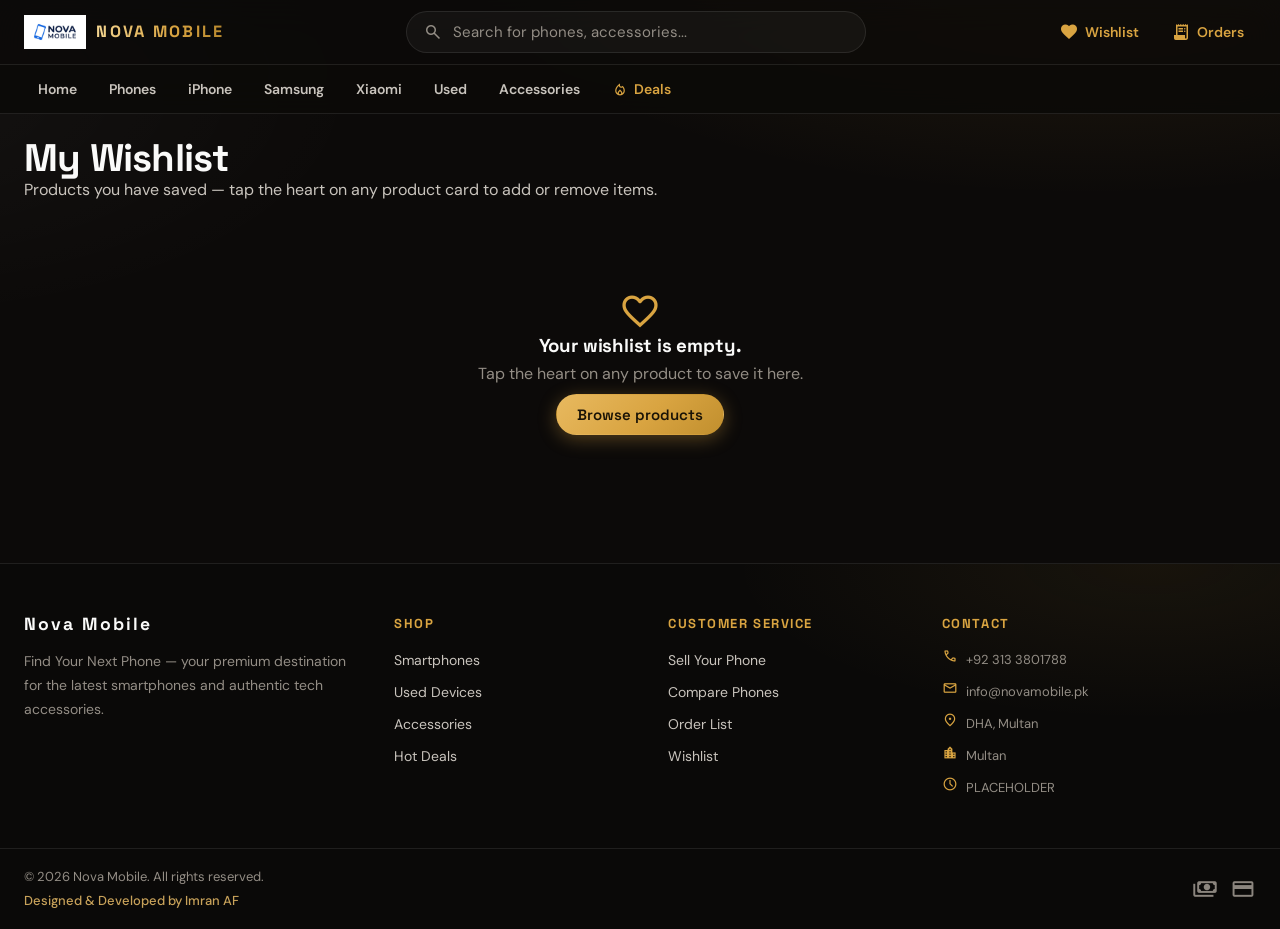
<file: pages/wishlist.html>
<!DOCTYPE html>
<html lang="en">
<head>
<meta charset="utf-8">
<meta name="viewport" content="width=device-width, initial-scale=1.0">
<title>Wishlist — Nova Mobile</title>
<meta name="description" content="Your saved Nova Mobile products, kept on this device.">
<meta name="robots" content="noindex, follow">
<link rel="manifest" href="../manifest.json">
<link rel="icon" href="../images/nova-mobile-logo.png">
<link rel="preconnect" href="https://fonts.googleapis.com">
<link rel="preconnect" href="https://fonts.gstatic.com" crossorigin>
<link href="https://fonts.googleapis.com/css2?family=DM+Sans:opsz,wght@9..40,400;9..40,500;9..40,600;9..40,700&family=Space+Grotesk:wght@400;500;600;700&display=swap" rel="stylesheet">
<link href="https://fonts.googleapis.com/css2?family=Material+Symbols+Outlined:opsz,wght,FILL,GRAD@20..48,100..700,0..1,-50..200&display=swap" rel="stylesheet">
<link rel="stylesheet" href="../style.css">
</head>
<body data-page="wishlist" class="has-bottomnav">

<header class="site-header">
  <div class="container">
    <div class="header-row">
      <a class="brand" href="../index.html"><img src="../images/nova-mobile-logo.png" alt="Nova Mobile logo" onerror="this.style.display='none'"><span class="brand-text">NOVA MOBILE</span></a>
      <div class="search-box">
        <span class="ms">search</span>
        <input type="text" placeholder="Search for phones, accessories..." aria-label="Search" data-search-input>
      </div>
      <div class="header-actions">
        <button class="icon-btn mobile-search" data-goto-search aria-label="Search"><span class="ms">search</span></button>
        <a class="icon-btn active hide-mobile" href="wishlist.html" aria-label="Wishlist"><span class="ms filled">favorite</span><span>Wishlist</span></a>
        <a class="icon-btn active has-count" href="order-list.html" aria-label="Order list"><span class="ms filled">receipt_long</span><span class="hide-mobile">Orders</span><span class="count" data-order-count style="display:none">0</span></a>
      </div>
    </div>
  </div>
  <nav class="site-nav"><ul>
    <li><a href="../index.html">Home</a></li>
    <li><a href="catalog.html">Phones</a></li>
    <li><a href="catalog.html?brand=apple">iPhone</a></li>
    <li><a href="catalog.html?brand=samsung">Samsung</a></li>
    <li><a href="catalog.html?brand=xiaomi">Xiaomi</a></li>
    <li><a href="catalog.html?condition=used">Used</a></li>
    <li><a href="catalog.html?category=accessories">Accessories</a></li>
    <li><a class="deals" href="catalog.html?deal=1"><span class="ms sm">local_fire_department</span>Deals</a></li>
  </ul></nav>
  <nav class="category-bar"><ul>
    <li><a href="catalog.html">All Phones</a></li>
    <li><a href="catalog.html?brand=apple">iPhone</a></li>
    <li><a href="catalog.html?brand=samsung">Samsung</a></li>
    <li><a href="catalog.html?brand=xiaomi">Xiaomi</a></li>
    <li><a href="catalog.html?brand=vivo">Vivo</a></li>
    <li><a href="catalog.html?brand=infinix">Infinix</a></li>
    <li><a href="catalog.html?condition=used">Used</a></li>
    <li><a href="catalog.html?category=accessories">Accessories</a></li>
    <li><a class="deals" href="catalog.html?deal=1"><span class="ms sm">local_fire_department</span>Deals</a></li>
  </ul></nav>
</header>

<main class="container">
  <div class="page-head">
    <h1 class="page-title">My Wishlist</h1>
    <p class="page-sub">Products you have saved — tap the heart on any product card to add or remove items.</p>
  </div>

  <div id="wishlist-empty" class="order-empty">
    <span class="ms">favorite_border</span>
    <h3>Your wishlist is empty.</h3>
    <p class="muted mt-1">Tap the heart on any product to save it here.</p>
    <a class="btn btn-primary mt-2" href="catalog.html">Browse products</a>
  </div>

  <div class="grid" id="wishlist-grid"></div>
</main>

<nav class="bottom-nav" aria-label="Mobile navigation">
  <a href="../index.html"><span class="ms">home</span>Home</a>
  <a href="catalog.html"><span class="ms">grid_view</span>Categories</a>
  <a href="search.html"><span class="ms">search</span>Search</a>
  <a href="compare.html"><span class="ms">compare_arrows</span>Compare</a>
  <a href="order-list.html"><span class="ms">receipt_long</span>Orders</a>
</nav>

<div id="footer-host"></div>

<script src="../js/data.js"></script>
<script src="../js/state.js"></script>
<script src="../js/whatsapp.js"></script>
<script src="../js/render.js"></script>
<script src="../js/main.js"></script>
</body>
</html>
</file>
<file: style.css>
/* ==========================================================================
   Nova Mobile — Design System v2
   Rebuilt with UI UX Pro Max skill intelligence.

   Direction : Liquid Glass (premium dark) — Luxury/Premium Brand palette
   Palette   : Warm near-black #0C0A09 + Gold accent #D9A441
   Type      : Space Grotesk (display) + DM Sans (body)
   Effects   : Glassmorphism, gold glow, 150–300ms transitions
   Checklist : contrast 4.5:1+, visible focus, reduced-motion respected,
               responsive 375 / 768 / 1024 / 1440, no emoji icons
   ========================================================================== */

:root {
  /* ---- Color: base (warm near-black, "Liquid Glass" dark) ---- */
  --bg: #0c0a09;
  --bg-elevated: #100e0c;
  --surface-1: #141210;
  --surface-2: #1b1816;
  --surface-3: #211d19;
  --glass: rgba(255, 255, 255, 0.04);
  --glass-strong: rgba(255, 255, 255, 0.07);
  --glass-border: rgba(255, 255, 255, 0.09);
  --glass-border-strong: rgba(255, 255, 255, 0.14);

  /* ---- Color: text ---- */
  --on-surface: #fafaf9;
  --on-surface-variant: #c9c4bd;
  --muted-text: #938d85;
  --outline: #8b857e;
  --outline-variant: #2e2a26;

  /* ---- Color: brand (gold) ---- */
  --primary: #d9a441;
  --primary-hover: #e6b45c;
  --primary-soft: rgba(217, 164, 65, 0.14);
  --primary-glow: rgba(217, 164, 65, 0.35);
  --on-primary: #1a1306;
  --accent: #d9a441;
  --deep: #0a0908;                 /* footer / grounding */
  --deep-2: #121009;

  /* ---- Color: semantic ---- */
  --success: #34d399;
  --success-soft: rgba(52, 211, 153, 0.14);
  --error: #f87171;
  --error-soft: rgba(248, 113, 113, 0.14);
  --whatsapp: #25d366;
  --whatsapp-hover: #1eb95c;
  --whatsapp-soft: rgba(37, 211, 102, 0.14);
  --star: #f5b942;

  /* ---- Media tile: light neutral behind white-background product photos ---- */
  --media-tile: #eceae7;
  --media-tile-2: #f4f2ef;

  /* ---- Typography ---- */
  --font-display: "Space Grotesk", system-ui, -apple-system, "Segoe UI", Roboto, Arial, sans-serif;
  --font-body: "DM Sans", system-ui, -apple-system, "Segoe UI", Roboto, Arial, sans-serif;
  --font-sans: var(--font-body);

  /* ---- Spacing (8px base) ---- */
  --space-1: 4px;
  --space-2: 8px;
  --space-3: 12px;
  --space-4: 16px;
  --space-5: 24px;
  --space-6: 32px;
  --space-8: 48px;
  --space-10: 64px;
  --space-section: 80px;

  /* ---- Container ---- */
  --container-max: 1280px;
  --container-pad: 24px;

  /* ---- Shape ---- */
  --radius-sm: 0.5rem;
  --radius: 0.75rem;
  --radius-md: 1rem;
  --radius-lg: 1.25rem;
  --radius-xl: 1.5rem;
  --radius-full: 9999px;

  /* ---- Elevation / glow ---- */
  --shadow-soft: 0 8px 30px rgba(0, 0, 0, 0.45);
  --shadow-card: 0 2px 10px rgba(0, 0, 0, 0.35);
  --shadow-gold: 0 8px 32px rgba(217, 164, 65, 0.22);

  --header-h: 64px;
  --bottomnav-h: 64px;

  --transition: 180ms cubic-bezier(0.2, 0, 0, 1);
}

/* ============================ Reset / Base ============================ */
*, *::before, *::after { box-sizing: border-box; }
html { -webkit-text-size-adjust: 100%; scroll-behavior: smooth; }

body {
  margin: 0;
  font-family: var(--font-body);
  font-size: 16px;
  line-height: 24px;
  color: var(--on-surface);
  background:
    radial-gradient(1100px 480px at 85% -10%, var(--primary-soft), transparent 60%),
    radial-gradient(900px 420px at -10% 10%, rgba(255, 255, 255, 0.035), transparent 55%),
    var(--bg);
  -webkit-font-smoothing: antialiased;
  -moz-osx-font-smoothing: grayscale;
}

img { max-width: 100%; display: block; }
a { color: inherit; text-decoration: none; }
button { font-family: inherit; cursor: pointer; border: none; background: none; color: inherit; }
input, select, textarea { font-family: inherit; }
h1, h2, h3, h4, p, ul { margin: 0; }
ul { padding: 0; list-style: none; }

h1, h2, h3, h4 {
  font-family: var(--font-display);
  letter-spacing: -0.01em;
}

::selection { background: var(--primary); color: var(--on-primary); }

:focus-visible {
  outline: 3px solid color-mix(in srgb, var(--primary) 55%, transparent);
  outline-offset: 2px;
  border-radius: 4px;
}

/* Scrollbar (WebKit) */
::-webkit-scrollbar { width: 10px; height: 10px; }
::-webkit-scrollbar-track { background: var(--bg); }
::-webkit-scrollbar-thumb { background: #2e2a26; border-radius: 9999px; border: 2px solid var(--bg); }
::-webkit-scrollbar-thumb:hover { background: #453e36; }

/* ============================ Utilities ============================ */
.container, .container-sm {
  width: 100%;
  max-width: var(--container-max);
  margin-inline: auto;
  padding-inline: var(--container-pad);
}
.container-sm { max-width: 860px; }

.section { margin-bottom: var(--space-8); scroll-margin-top: calc(var(--header-h) + 16px); }

.section-head {
  display: flex;
  align-items: center;
  justify-content: space-between;
  gap: var(--space-4);
  margin-bottom: var(--space-4);
}

.section-title {
  font-size: 1.6rem;
  font-weight: 700;
  line-height: 1.15;
  letter-spacing: -0.02em;
}
@media (min-width: 768px) { .section-title { font-size: 1.9rem; } }

.link-more {
  display: inline-flex;
  align-items: center;
  gap: 4px;
  font-size: 0.875rem;
  font-weight: 600;
  color: var(--primary);
  white-space: nowrap;
  transition: color var(--transition), gap var(--transition);
}
.link-more:hover { color: var(--primary-hover); gap: 8px; }
.link-more .ms { font-size: 16px; }

.grid {
  display: grid;
  grid-template-columns: repeat(2, minmax(0, 1fr));
  gap: var(--space-3);
}
@media (min-width: 640px) { .grid { grid-template-columns: repeat(3, minmax(0, 1fr)); gap: var(--space-4); } }
@media (min-width: 1024px) { .grid { grid-template-columns: repeat(4, minmax(0, 1fr)); } }

.carousel {
  display: grid;
  grid-auto-flow: column;
  grid-auto-columns: minmax(240px, 78%);
  gap: var(--space-3);
  overflow-x: auto;
  scroll-snap-type: x mandatory;
  padding: 4px 4px var(--space-4);
  margin: -4px -4px 0;
  scrollbar-width: thin;
}
@media (min-width: 640px) { .carousel { grid-auto-columns: minmax(230px, 300px); } }
.carousel > * { scroll-snap-align: start; }

.mb-2 { margin-bottom: var(--space-2) !important; }
.mb-3 { margin-bottom: var(--space-3) !important; }
.mt-1 { margin-top: var(--space-1) !important; }
.mt-2 { margin-top: var(--space-2) !important; }
.mt-3 { margin-top: var(--space-3) !important; }
.gap-1 { gap: var(--space-1); }
.gap-2 { gap: var(--space-2); }
.hide-mobile { display: none !important; }
@media (min-width: 900px) { .hide-mobile { display: inline-flex !important; } }

.muted { color: var(--muted-text); }
.outline-text { color: var(--muted-text); font-size: 0.8125rem; }

.sr-only {
  position: absolute; width: 1px; height: 1px;
  padding: 0; margin: -1px; overflow: hidden;
  clip: rect(0 0 0 0); white-space: nowrap; border: 0;
}
.hidden { display: none !important; }

/* Material symbols */
.ms {
  font-family: "Material Symbols Outlined";
  font-weight: normal;
  font-style: normal;
  display: inline-block;
  line-height: 1;
  letter-spacing: normal;
  text-transform: none;
  white-space: nowrap;
  word-wrap: normal;
  direction: ltr;
  font-variation-settings: 'FILL' 0, 'wght' 400, 'GRAD' 0, 'opsz' 20;
  font-size: 20px;
  vertical-align: middle;
  user-select: none;
}
.ms.filled { font-variation-settings: 'FILL' 1, 'wght' 400, 'GRAD' 0, 'opsz' 20; }
.ms.sm { font-size: 16px; }
.ms.lg { font-size: 26px; }
.ms.xl { font-size: 32px; }

/* Loading / spinner */
.loading {
  display: flex;
  align-items: center;
  justify-content: center;
  padding: var(--space-8) 0;
}
.spinner {
  width: 34px; height: 34px;
  border-radius: 50%;
  border: 3px solid var(--glass-border-strong);
  border-top-color: var(--primary);
  animation: spin 0.8s linear infinite;
}
@keyframes spin { to { transform: rotate(360deg); } }

/* Toast */
.toast {
  position: fixed;
  left: 50%;
  bottom: calc(var(--bottomnav-h) + 16px);
  transform: translate(-50%, 12px);
  z-index: 200;
  background: var(--surface-3);
  color: var(--on-surface);
  border: 1px solid var(--glass-border-strong);
  box-shadow: var(--shadow-soft);
  padding: 10px 18px;
  border-radius: var(--radius-full);
  font-size: 0.875rem;
  font-weight: 600;
  opacity: 0;
  pointer-events: none;
  transition: opacity var(--transition), transform var(--transition);
}
.toast.show { opacity: 1; transform: translate(-50%, 0); }
@media (min-width: 900px) { .toast { bottom: 24px; } }

/* ============================ Buttons ============================ */
.btn {
  display: inline-flex;
  align-items: center;
  justify-content: center;
  gap: 8px;
  font-family: var(--font-display);
  font-weight: 600;
  font-size: 0.9375rem;
  line-height: 1;
  padding: 12px 20px;
  border-radius: var(--radius-full);
  border: 1px solid transparent;
  transition: background var(--transition), color var(--transition),
              border-color var(--transition), box-shadow var(--transition),
              transform var(--transition);
  white-space: nowrap;
}
.btn .ms { font-size: 18px; }
.btn:active { transform: scale(0.98); }

.btn-primary {
  background: linear-gradient(135deg, #e8b95f 0%, var(--primary) 55%, #c18f2e 100%);
  color: var(--on-primary);
  box-shadow: 0 4px 18px var(--primary-glow);
}
.btn-primary:hover {
  background: linear-gradient(135deg, #f0c878 0%, var(--primary-hover) 55%, #cfa03c 100%);
  box-shadow: 0 6px 26px var(--primary-glow);
}

.btn-outline {
  background: var(--glass);
  border-color: var(--glass-border-strong);
  color: var(--on-surface);
  backdrop-filter: blur(10px);
  -webkit-backdrop-filter: blur(10px);
}
.btn-outline:hover { background: var(--glass-strong); border-color: rgba(255, 255, 255, 0.22); }

.btn-ghost { color: var(--on-surface-variant); }
.btn-ghost:hover { background: var(--glass); color: var(--on-surface); }

.btn-whatsapp {
  background: var(--whatsapp);
  color: #06281a;
  font-weight: 700;
}
.btn-whatsapp:hover { background: var(--whatsapp-hover); box-shadow: 0 4px 20px rgba(37, 211, 102, 0.35); }

.btn-lg { padding: 15px 28px; font-size: 1rem; }
.btn-block { width: 100%; }

/* ============================ Badges ============================ */
.badge {
  display: inline-flex;
  align-items: center;
  gap: 4px;
  font-size: 0.6875rem;
  font-weight: 700;
  font-family: var(--font-display);
  letter-spacing: 0.06em;
  text-transform: uppercase;
  padding: 4px 10px;
  border-radius: var(--radius-full);
  line-height: 1.2;
}
.badge-new   { background: var(--primary); color: var(--on-primary); }
.badge-sale  { background: linear-gradient(135deg, #f87171, #dc2626); color: #fff; }
.badge-pta   { background: var(--success); color: #052e1b; }
.badge-nonpta{ background: var(--error-soft); color: #fca5a5; border: 1px solid rgba(248, 113, 113, 0.4); }
.badge-save  { background: var(--primary-soft); color: var(--primary); }

/* ============================ Header ============================ */
.site-header {
  position: sticky;
  top: 0;
  z-index: 100;
  background: rgba(12, 10, 9, 0.82);
  backdrop-filter: blur(18px) saturate(1.4);
  -webkit-backdrop-filter: blur(18px) saturate(1.4);
  border-bottom: 1px solid var(--glass-border);
}

.header-row {
  display: flex;
  align-items: center;
  gap: var(--space-4);
  min-height: var(--header-h);
}

.brand {
  display: inline-flex;
  align-items: center;
  gap: 10px;
  flex-shrink: 0;
}
.brand img { height: 34px; width: auto; }
.brand-text {
  font-family: var(--font-display);
  font-weight: 700;
  font-size: 1.02rem;
  letter-spacing: 0.14em;
  background: linear-gradient(90deg, #f3d591, var(--primary) 60%, #b98a2f);
  -webkit-background-clip: text;
  background-clip: text;
  -webkit-text-fill-color: transparent;
}

.search-box {
  display: flex;
  align-items: center;
  gap: 8px;
  flex: 1;
  max-width: 460px;
  margin-inline: auto;
  background: var(--glass);
  border: 1px solid var(--glass-border);
  border-radius: var(--radius-full);
  padding: 9px 16px;
  color: var(--muted-text);
  transition: border-color var(--transition), box-shadow var(--transition), background var(--transition);
}
.search-box:focus-within {
  border-color: var(--primary);
  background: var(--glass-strong);
  box-shadow: 0 0 0 3px var(--primary-soft);
}
.search-box input {
  flex: 1;
  min-width: 0;
  background: none;
  border: none;
  outline: none;
  color: var(--on-surface);
  font-size: 0.9375rem;
}
.search-box input::placeholder { color: var(--muted-text); }

.header-actions { display: flex; align-items: center; gap: var(--space-2); }

.icon-btn {
  position: relative;
  display: inline-flex;
  align-items: center;
  gap: 6px;
  padding: 9px 12px;
  border-radius: var(--radius-full);
  font-size: 0.875rem;
  font-weight: 600;
  color: var(--on-surface-variant);
  transition: background var(--transition), color var(--transition);
}
.icon-btn:hover { background: var(--glass); color: var(--on-surface); }
.icon-btn.active { color: var(--primary); }
.icon-btn .count {
  position: absolute;
  top: -2px; right: -2px;
  min-width: 18px; height: 18px;
  padding: 0 5px;
  display: inline-flex;
  align-items: center;
  justify-content: center;
  background: var(--primary);
  color: var(--on-primary);
  font-size: 0.6875rem;
  font-weight: 700;
  border-radius: var(--radius-full);
  border: 2px solid var(--bg);
}
.mobile-search { display: inline-flex; }
@media (min-width: 640px) { .mobile-search { display: none; } }

/* Desktop nav */
.site-nav {
  display: none;
  border-top: 1px solid var(--glass-border);
  background: rgba(12, 10, 9, 0.5);
}
.site-nav ul {
  display: flex;
  align-items: center;
  gap: 4px;
  max-width: var(--container-max);
  margin-inline: auto;
  padding: 0 var(--container-pad);
  overflow-x: auto;
}
.site-nav a {
  position: relative;
  display: inline-flex;
  align-items: center;
  gap: 6px;
  padding: 12px 14px;
  font-size: 0.875rem;
  font-weight: 600;
  color: var(--on-surface-variant);
  white-space: nowrap;
  transition: color var(--transition);
}
.site-nav a:hover { color: var(--on-surface); }
.site-nav a.active { color: var(--primary); }
.site-nav a.active::after {
  content: "";
  position: absolute;
  left: 14px; right: 14px; bottom: 0;
  height: 2px;
  border-radius: 2px;
  background: linear-gradient(90deg, var(--primary), transparent);
}
.site-nav a.deals { color: var(--primary); }
.site-nav a.deals:hover { text-shadow: 0 0 18px var(--primary-glow); }
@media (min-width: 1024px) { .site-nav { display: block; } }

/* Mobile category bar */
.category-bar { display: block; border-top: 1px solid var(--glass-border); }
.category-bar ul {
  display: flex;
  gap: 6px;
  padding: 8px var(--container-pad) 10px;
  overflow-x: auto;
  scrollbar-width: none;
}
.category-bar ul::-webkit-scrollbar { display: none; }
.category-bar a {
  display: inline-flex;
  align-items: center;
  gap: 4px;
  padding: 6px 14px;
  border-radius: var(--radius-full);
  font-size: 0.8125rem;
  font-weight: 600;
  color: var(--on-surface-variant);
  background: var(--glass);
  border: 1px solid transparent;
  white-space: nowrap;
  transition: background var(--transition), color var(--transition), border-color var(--transition);
}
.category-bar a:hover { color: var(--on-surface); background: var(--glass-strong); }
.category-bar a.active {
  color: var(--on-primary);
  background: linear-gradient(135deg, #e8b95f, var(--primary));
  font-weight: 700;
}
.category-bar a.deals { color: var(--primary); border-color: var(--primary-soft); }
.category-bar a.deals.active { color: var(--on-primary); }
@media (min-width: 1024px) { .category-bar { display: none; } }

/* ============================ Bottom nav ============================ */
.bottom-nav {
  position: fixed;
  left: 0; right: 0; bottom: 0;
  z-index: 100;
  display: flex;
  background: rgba(12, 10, 9, 0.88);
  backdrop-filter: blur(18px) saturate(1.4);
  -webkit-backdrop-filter: blur(18px) saturate(1.4);
  border-top: 1px solid var(--glass-border);
  padding-bottom: env(safe-area-inset-bottom);
}
.bottom-nav a {
  flex: 1;
  display: flex;
  flex-direction: column;
  align-items: center;
  gap: 2px;
  padding: 10px 4px 8px;
  font-size: 0.6875rem;
  font-weight: 600;
  color: var(--muted-text);
  transition: color var(--transition);
}
.bottom-nav a .ms { font-size: 22px; transition: transform var(--transition); }
.bottom-nav a:hover { color: var(--on-surface-variant); }
.bottom-nav a.active { color: var(--primary); }
.bottom-nav a.active .ms { transform: translateY(-1px); }
body.has-bottomnav { padding-bottom: calc(var(--bottomnav-h) + env(safe-area-inset-bottom)); }
@media (min-width: 900px) { .bottom-nav { display: none; } body.has-bottomnav { padding-bottom: 0; } }

/* ============================ Hero ============================ */
.hero-carousel { position: relative; margin: var(--space-5) 0 0; }

.hero {
  position: relative;
  display: grid;
  gap: var(--space-5);
  align-items: center;
  padding: var(--space-6) var(--space-5);
  border-radius: var(--radius-xl);
  overflow: hidden;
  background:
    radial-gradient(560px 300px at 12% 0%, var(--primary-soft), transparent 60%),
    radial-gradient(700px 400px at 100% 100%, rgba(217, 164, 65, 0.08), transparent 55%),
    linear-gradient(160deg, var(--surface-2) 0%, var(--bg-elevated) 60%, var(--bg) 100%);
  border: 1px solid var(--glass-border);
  box-shadow: var(--shadow-soft);
}
@media (min-width: 900px) {
  .hero { grid-template-columns: 1.05fr 0.95fr; padding: var(--space-8); min-height: 460px; }
}

.hero-copy { position: relative; z-index: 1; }

.eyebrow {
  display: inline-flex;
  align-items: center;
  gap: 8px;
  font-family: var(--font-display);
  font-size: 0.75rem;
  font-weight: 600;
  letter-spacing: 0.22em;
  text-transform: uppercase;
  color: var(--primary);
}
.eyebrow::before {
  content: "";
  width: 22px; height: 1px;
  background: linear-gradient(90deg, var(--primary), transparent);
}

.hero-title {
  font-size: clamp(2.1rem, 6vw, 3.6rem);
  font-weight: 700;
  line-height: 1.02;
  letter-spacing: -0.03em;
  margin: var(--space-4) 0 var(--space-3);
  background: linear-gradient(180deg, #fff 30%, #d8d3cc 100%);
  -webkit-background-clip: text;
  background-clip: text;
  -webkit-text-fill-color: transparent;
}

.hero-subtitle {
  color: var(--on-surface-variant);
  font-size: 1.0625rem;
  max-width: 46ch;
}

.hero-ctas {
  display: flex;
  flex-wrap: wrap;
  gap: var(--space-3);
  margin-top: var(--space-5);
}

.hero-visual {
  position: relative;
  display: flex;
  flex-direction: column;
  gap: var(--space-4);
}
.hero-visual > img {
  width: 100%;
  max-height: 360px;
  object-fit: contain;
  object-position: center;
  padding: var(--space-5);
  border-radius: var(--radius-lg);
  background:
    radial-gradient(120% 90% at 50% 0%, var(--media-tile-2) 0%, var(--media-tile) 100%);
  border: 1px solid var(--glass-border);
  box-shadow: var(--shadow-card);
}

.hero-feature {
  display: block;
  background: var(--glass);
  border: 1px solid var(--glass-border-strong);
  border-radius: var(--radius-lg);
  padding: var(--space-4);
  backdrop-filter: blur(14px);
  -webkit-backdrop-filter: blur(14px);
  transition: transform var(--transition), border-color var(--transition), box-shadow var(--transition);
}
.hero-feature:hover {
  transform: translateY(-2px);
  border-color: var(--primary);
  box-shadow: var(--shadow-gold);
}
.hf-head {
  display: flex;
  align-items: center;
  justify-content: space-between;
  gap: var(--space-2);
}
.hf-head h3 { font-size: 1.05rem; font-weight: 700; }
.hero-feature .price { font-family: var(--font-display); font-weight: 700; font-size: 1.15rem; color: var(--primary); margin-top: 6px; }
.hero-feature .meta { font-size: 0.8125rem; color: var(--muted-text); margin-top: 2px; }

/* Hero dots */
.hero-dots {
  display: flex;
  justify-content: center;
  gap: 6px;
  margin-top: var(--space-4);
}
.hero-dot {
  width: 8px; height: 8px;
  padding: 0;
  border-radius: var(--radius-full);
  background: var(--glass-border-strong);
  transition: width var(--transition), background var(--transition);
}
.hero-dot.active {
  width: 26px;
  background: linear-gradient(90deg, var(--primary), var(--primary-hover));
}

/* Hero track/slide (JS carousel) */
.hero-track {
  display: grid;
  grid-auto-flow: column;
  grid-auto-columns: 100%;
  overflow: hidden;
  border-radius: var(--radius-xl);
  border: 1px solid var(--glass-border);
  box-shadow: var(--shadow-soft);
  transition: transform 500ms cubic-bezier(0.2, 0, 0, 1);
}
.hero-slide { min-width: 0; }

/* ============================ Brand & category cards ============================ */
.brand-grid { grid-template-columns: repeat(2, minmax(0, 1fr)); }
@media (min-width: 768px) { .brand-grid { grid-template-columns: repeat(4, minmax(0, 1fr)); } }

.brand-card {
  display: flex;
  align-items: center;
  justify-content: center;
  gap: 8px;
  padding: var(--space-4);
  background: var(--glass);
  border: 1px solid var(--glass-border);
  border-radius: var(--radius-md);
  font-family: var(--font-display);
  font-weight: 600;
  font-size: 0.9375rem;
  color: var(--on-surface-variant);
  text-align: center;
  transition: color var(--transition), border-color var(--transition),
              background var(--transition), transform var(--transition);
}
.brand-card:hover {
  color: var(--primary);
  border-color: var(--primary);
  background: var(--primary-soft);
  transform: translateY(-2px);
}

.category-grid { grid-template-columns: repeat(2, minmax(0, 1fr)); }
@media (min-width: 768px) { .category-grid { grid-template-columns: repeat(4, minmax(0, 1fr)); } }

.category-card {
  position: relative;
  display: flex;
  align-items: flex-end;
  min-height: 150px;
  border-radius: var(--radius-lg);
  overflow: hidden;
  border: 1px solid var(--glass-border);
  background: var(--surface-2);
  transition: transform var(--transition), box-shadow var(--transition), border-color var(--transition);
}
.category-card:hover { transform: translateY(-3px); border-color: var(--primary); box-shadow: var(--shadow-card); }
.category-card img {
  position: absolute;
  inset: 0;
  width: 100%; height: 100%;
  object-fit: cover;
  transition: transform 400ms ease;
}
.category-card:hover img { transform: scale(1.05); }
.category-card .scrim {
  position: absolute;
  inset: 0;
  background: linear-gradient(180deg, rgba(12, 10, 9, 0.05) 30%, rgba(12, 10, 9, 0.88) 100%);
}
.category-card h3 {
  position: relative;
  z-index: 1;
  padding: var(--space-4);
  font-size: 1.05rem;
  font-weight: 700;
  color: #fff;
}

/* Deals card (dark flash-sale tile) */
.category-card.deal {
  background:
    radial-gradient(200px 140px at 80% 0%, rgba(255, 214, 120, 0.28), transparent 60%),
    linear-gradient(150deg, #2a2013 0%, #171206 100%);
  border-color: rgba(217, 164, 65, 0.45);
}
.category-card.deal .scrim { background: none; }
.deal-inner {
  position: relative;
  z-index: 1;
  display: flex;
  flex-direction: column;
  gap: 4px;
  padding: var(--space-5);
}
.deal-inner .ms { color: var(--primary); filter: drop-shadow(0 0 12px var(--primary-glow)); }
.deal-inner h3 { padding: 0; font-size: 1.3rem; }
.deal-sub { color: #d8c9a3; font-size: 0.8125rem; }

/* ============================ Trust band ============================ */
.trust-band {
  background: var(--glass);
  border: 1px solid var(--glass-border);
  border-radius: var(--radius-xl);
  padding: var(--space-5) 0;
  backdrop-filter: blur(10px);
  -webkit-backdrop-filter: blur(10px);
}
.trust-grid {
  display: grid;
  gap: var(--space-5);
  grid-template-columns: 1fr;
}
@media (min-width: 768px) { .trust-grid { grid-template-columns: repeat(3, 1fr); } }
.trust-item { display: flex; gap: var(--space-3); align-items: flex-start; }
.trust-icon {
  flex-shrink: 0;
  width: 48px; height: 48px;
  display: flex;
  align-items: center;
  justify-content: center;
  border-radius: var(--radius-md);
  background: var(--primary-soft);
  border: 1px solid rgba(217, 164, 65, 0.3);
  color: var(--primary);
}
.trust-item h4 { font-size: 1rem; font-weight: 700; margin-bottom: 2px; }
.trust-item p { font-size: 0.875rem; color: var(--muted-text); }

.trust-strip {
  display: flex;
  flex-direction: column;
  gap: var(--space-4);
  background: var(--glass);
  border: 1px solid var(--glass-border);
  border-radius: var(--radius-xl);
  padding: var(--space-5);
  backdrop-filter: blur(10px);
  -webkit-backdrop-filter: blur(10px);
}
.trust-strip .item { display: flex; align-items: center; gap: var(--space-4); }
.trust-strip .item .ms { color: var(--primary); font-size: 38px; flex-shrink: 0; }
.trust-strip .item h4 { font-size: 0.9375rem; font-weight: 700; margin-bottom: 2px; }
.trust-strip .item p { font-size: 0.875rem; color: var(--muted-text); }
.trust-strip .divider { height: 1px; background: var(--glass-border); margin: 0; }
@media (min-width: 768px) {
  .trust-strip { flex-direction: row; align-items: center; justify-content: space-around; }
  .trust-strip .divider { width: 1px; height: 52px; background: var(--glass-border-strong); }
}

/* ============================ Product card ============================ */
.product-card {
  display: flex;
  flex-direction: column;
  gap: var(--space-2);
  background: var(--glass);
  border: 1px solid var(--glass-border);
  border-radius: var(--radius-lg);
  padding: var(--space-3);
  backdrop-filter: blur(10px);
  -webkit-backdrop-filter: blur(10px);
  transition: transform var(--transition), border-color var(--transition), box-shadow var(--transition);
}
.product-card:hover {
  transform: translateY(-3px);
  border-color: var(--glass-border-strong);
  box-shadow: var(--shadow-card);
}

.pc-media {
  position: relative;
  aspect-ratio: 1 / 1;
  border-radius: var(--radius-md);
  overflow: hidden;
  background:
    radial-gradient(120% 90% at 50% 0%, var(--media-tile-2) 0%, var(--media-tile) 100%);
  display: flex;
  align-items: center;
  justify-content: center;
  border: 1px solid rgba(0, 0, 0, 0.05);
}
.pc-img {
  width: 100%;
  height: 100%;
  object-fit: contain;
  padding: 10px;
  transition: transform 300ms ease;
}
.product-card:hover .pc-img { transform: scale(1.04); }

.pc-badges {
  position: absolute;
  top: 8px; left: 8px;
  display: flex;
  flex-direction: column;
  gap: 4px;
  z-index: 2;
}

.pc-wish {
  position: absolute;
  top: 8px; right: 8px;
  z-index: 2;
  width: 34px; height: 34px;
  display: flex;
  align-items: center;
  justify-content: center;
  border-radius: var(--radius-full);
  background: rgba(255, 255, 255, 0.85);
  color: #555;
  box-shadow: 0 2px 10px rgba(0, 0, 0, 0.2);
  transition: transform var(--transition), color var(--transition);
}
.pc-wish:hover { transform: scale(1.08); color: #d93a3a; }
.pc-wish.on, .pc-wish.saved { color: #d93a3a; }
.pc-wish.on .ms, .pc-wish.saved .ms { font-variation-settings: 'FILL' 1, 'wght' 400, 'GRAD' 0, 'opsz' 20; }

.pc-name {
  font-weight: 600;
  font-size: 0.9375rem;
  line-height: 1.35;
  display: -webkit-box;
  -webkit-line-clamp: 2;
  -webkit-box-orient: vertical;
  overflow: hidden;
  min-height: 2.6em;
  transition: color var(--transition);
}
.pc-name:hover { color: var(--primary); }

.pc-variant { font-size: 0.8125rem; color: var(--muted-text); }

.pc-colors { display: flex; gap: 6px; align-items: center; }
.swatch {
  width: 14px; height: 14px;
  border-radius: 50%;
  border: 2px solid rgba(255, 255, 255, 0.75);
  box-shadow: 0 0 0 1px rgba(0, 0, 0, 0.35);
}

.pc-foot {
  display: flex;
  align-items: center;
  justify-content: space-between;
  gap: var(--space-2);
  margin-top: auto;
}
.pc-price {
  font-family: var(--font-display);
  font-weight: 700;
  font-size: 1.02rem;
}
.pc-price.sale { color: var(--primary); }
.pc-price .was {
  font-family: var(--font-body);
  font-weight: 400;
  font-size: 0.8125rem;
  color: var(--muted-text);
  text-decoration: line-through;
  margin-left: 4px;
}

.pc-add {
  display: inline-flex;
  align-items: center;
  gap: 4px;
  padding: 8px 12px;
  border-radius: var(--radius-full);
  font-size: 0.75rem;
  font-weight: 700;
  color: var(--primary);
  background: var(--primary-soft);
  border: 1px solid rgba(217, 164, 65, 0.35);
  transition: background var(--transition), color var(--transition), box-shadow var(--transition);
}
.pc-add:hover {
  background: var(--primary);
  color: var(--on-primary);
  box-shadow: 0 4px 16px var(--primary-glow);
}
.pc-add .ms { font-size: 15px; }

/* ============================ Page head ============================ */
.page-head { margin: var(--space-6) 0 var(--space-5); }
.page-title {
  font-size: clamp(1.7rem, 4vw, 2.4rem);
  font-weight: 700;
  letter-spacing: -0.02em;
  margin-bottom: var(--space-2);
}
.page-sub { color: var(--on-surface-variant); max-width: 62ch; }

/* ============================ Breadcrumb ============================ */
.breadcrumb {
  display: flex;
  align-items: center;
  gap: 6px;
  font-size: 0.8125rem;
  color: var(--muted-text);
  margin: var(--space-4) 0;
  flex-wrap: wrap;
}
.breadcrumb a { color: var(--on-surface-variant); transition: color var(--transition); }
.breadcrumb a:hover { color: var(--primary); }
.breadcrumb .current { color: var(--on-surface); font-weight: 600; }
.breadcrumb .sep { font-size: 14px; }

/* ============================ Catalog ============================ */
.catalog-layout {
  display: grid;
  gap: var(--space-5);
  align-items: start;
}
@media (min-width: 1024px) { .catalog-layout { grid-template-columns: 260px 1fr; } }

.filter-panel {
  background: var(--glass);
  border: 1px solid var(--glass-border);
  border-radius: var(--radius-lg);
  padding: var(--space-4);
  backdrop-filter: blur(10px);
  -webkit-backdrop-filter: blur(10px);
}
@media (min-width: 1024px) { .filter-panel { position: sticky; top: calc(var(--header-h) + 16px); } }

.filter-group { padding: var(--space-4) 0; border-bottom: 1px solid var(--glass-border); }
.filter-group:first-child { padding-top: 0; }
.filter-group:last-child { border-bottom: none; padding-bottom: 0; }
.filter-group h4 {
  font-size: 0.8125rem;
  font-weight: 700;
  text-transform: uppercase;
  letter-spacing: 0.1em;
  color: var(--primary);
  margin-bottom: var(--space-3);
}
.filter-group label {
  display: flex;
  align-items: center;
  gap: 10px;
  padding: 6px 0;
  font-size: 0.9375rem;
  color: var(--on-surface-variant);
  cursor: pointer;
  transition: color var(--transition);
}
.filter-group label:hover { color: var(--on-surface); }
.filter-group input[type="checkbox"], .filter-group input[type="radio"] {
  accent-color: var(--primary);
  width: 16px; height: 16px;
  cursor: pointer;
}

.price-inputs { display: flex; align-items: center; gap: 8px; }
.price-inputs input {
  width: 100%;
  background: var(--surface-2);
  border: 1px solid var(--glass-border-strong);
  border-radius: var(--radius);
  color: var(--on-surface);
  padding: 8px 10px;
  font-size: 0.875rem;
  outline: none;
  transition: border-color var(--transition), box-shadow var(--transition);
}
.price-inputs input:focus {
  border-color: var(--primary);
  box-shadow: 0 0 0 3px var(--primary-soft);
}
.price-inputs span { color: var(--muted-text); }

.filter-actions { display: flex; gap: var(--space-2); margin-top: var(--space-4); }
.filter-actions .btn { flex: 1; padding: 10px 14px; font-size: 0.875rem; }

/* Catalog toolbar */
.catalog-main { min-width: 0; }

.catalog-toolbar {
  display: flex;
  align-items: center;
  gap: var(--space-3);
  flex-wrap: wrap;
  background: var(--glass);
  border: 1px solid var(--glass-border);
  border-radius: var(--radius-md);
  padding: var(--space-3);
  margin-bottom: var(--space-4);
  backdrop-filter: blur(10px);
  -webkit-backdrop-filter: blur(10px);
}
.catalog-count { font-size: 0.875rem; color: var(--muted-text); flex: 1; }
.mobile-filter-btn { display: inline-flex; }
@media (min-width: 1024px) { .mobile-filter-btn { display: none; } }

.field select {
  background: var(--surface-2);
  border: 1px solid var(--glass-border-strong);
  border-radius: var(--radius);
  color: var(--on-surface);
  padding: 8px 12px;
  font-size: 0.875rem;
  outline: none;
  cursor: pointer;
  transition: border-color var(--transition), box-shadow var(--transition);
}
.field select:focus { border-color: var(--primary); box-shadow: 0 0 0 3px var(--primary-soft); }

/* Filter drawer (mobile) */
.filter-backdrop {
  position: fixed;
  inset: 0;
  z-index: 150;
  background: rgba(0, 0, 0, 0.6);
  backdrop-filter: blur(4px);
  -webkit-backdrop-filter: blur(4px);
  opacity: 0;
  pointer-events: none;
  transition: opacity var(--transition);
}
.filter-backdrop.show { opacity: 1; pointer-events: auto; }

.filter-drawer {
  position: fixed;
  top: 0; bottom: 0; left: 0;
  z-index: 160;
  width: min(88vw, 360px);
  background: var(--surface-1);
  border-right: 1px solid var(--glass-border);
  box-shadow: var(--shadow-soft);
  padding: var(--space-5);
  overflow-y: auto;
  transform: translateX(-102%);
  transition: transform 260ms cubic-bezier(0.2, 0, 0, 1);
}
.filter-drawer.open { transform: translateX(0); }
.drawer-head {
  display: flex;
  align-items: center;
  justify-content: space-between;
  margin-bottom: var(--space-4);
}

/* No results */
.no-results {
  text-align: center;
  padding: var(--space-10) var(--space-5);
  background: var(--glass);
  border: 1px dashed var(--glass-border-strong);
  border-radius: var(--radius-lg);
}
.no-results .ms { font-size: 44px; color: var(--primary); margin-bottom: var(--space-3); }
.no-results h3 { font-size: 1.2rem; margin-bottom: 4px; }

/* ============================ PDP ============================ */
.pdp-layout {
  display: grid;
  gap: var(--space-6);
}
@media (min-width: 960px) { .pdp-layout { grid-template-columns: 1.05fr 0.95fr; align-items: start; } }

.pdp-info { min-width: 0; }
.pdp-gallery { display: flex; flex-direction: column; gap: var(--space-3); }
.pdp-mainimg {
  position: relative;
  aspect-ratio: 1 / 1;
  border-radius: var(--radius-xl);
  overflow: hidden;
  background:
    radial-gradient(130% 100% at 50% 0%, var(--media-tile-2) 0%, var(--media-tile) 100%);
  display: flex;
  align-items: center;
  justify-content: center;
  border: 1px solid rgba(0, 0, 0, 0.06);
  box-shadow: var(--shadow-card);
}
.pdp-mainimg img {
  width: 100%;
  height: 100%;
  object-fit: contain;
  padding: var(--space-5);
}

.pdp-thumbs { display: flex; gap: var(--space-2); flex-wrap: wrap; }
.pdp-thumb {
  width: 64px; height: 64px;
  border-radius: var(--radius);
  overflow: hidden;
  background: var(--media-tile);
  border: 2px solid var(--glass-border);
  padding: 0;
  transition: border-color var(--transition), transform var(--transition);
}
.pdp-thumb img { width: 100%; height: 100%; object-fit: contain; }
.pdp-thumb:hover { transform: translateY(-2px); }
.pdp-thumb.active { border-color: var(--primary); box-shadow: 0 0 0 3px var(--primary-soft); }

.pdp-badges { display: flex; gap: 6px; flex-wrap: wrap; margin-bottom: var(--space-3); }
.pdp-title {
  font-size: clamp(1.6rem, 3.5vw, 2.3rem);
  font-weight: 700;
  letter-spacing: -0.02em;
  line-height: 1.12;
  margin-bottom: var(--space-2);
}
.pdp-rating {
  display: flex;
  align-items: center;
  gap: 8px;
  color: var(--star);
  font-size: 0.875rem;
  margin-bottom: var(--space-4);
}
.pdp-rating .stars { display: inline-flex; gap: 1px; }
.pdp-rating .muted { color: var(--muted-text); }

.pdp-price {
  display: flex;
  align-items: baseline;
  gap: 10px;
  flex-wrap: wrap;
  margin-bottom: var(--space-4);
}
.pdp-price .now {
  font-family: var(--font-display);
  font-size: 1.9rem;
  font-weight: 700;
  color: var(--primary);
}
.pdp-price .was {
  font-size: 1rem;
  color: var(--muted-text);
  text-decoration: line-through;
}
.pdp-price .save {
  font-size: 0.8125rem;
  font-weight: 700;
  color: var(--success);
  background: var(--success-soft);
  padding: 3px 10px;
  border-radius: var(--radius-full);
}

.pdp-detail { display: grid; gap: var(--space-6); align-items: start; }
@media (min-width: 768px) { .pdp-detail { grid-template-columns: 2fr 1fr; } }

.pdp-overview { margin-bottom: var(--space-5); }
.pdp-overview p { color: var(--on-surface-variant); font-size: 1.0625rem; line-height: 1.65; margin-bottom: var(--space-4); }

.pdp-detail .inbox,
.inbox {
  background: var(--glass);
  border: 1px solid var(--glass-border);
  border-radius: var(--radius-lg);
  padding: var(--space-5);
  backdrop-filter: blur(10px);
  -webkit-backdrop-filter: blur(10px);
}
.inbox ul { display: flex; flex-direction: column; gap: 4px; }
.inbox li {
  display: flex;
  align-items: center;
  gap: var(--space-3);
  padding: 10px 0;
  border-bottom: 1px solid var(--glass-border);
}
.inbox li:last-child { border-bottom: none; }
.inbox .icon {
  flex-shrink: 0;
  width: 40px; height: 40px;
  display: flex;
  align-items: center;
  justify-content: center;
  border-radius: var(--radius);
  background: var(--primary-soft);
  border: 1px solid rgba(217, 164, 65, 0.3);
  color: var(--primary);
}
.inbox li strong { font-size: 0.875rem; display: block; margin-bottom: 2px; }

/* Specs */
.spec-grid {
  display: grid;
  gap: var(--space-3);
  grid-template-columns: 1fr;
}
@media (min-width: 640px) { .spec-grid { grid-template-columns: repeat(2, 1fr); } }
@media (min-width: 1024px) { .spec-grid { grid-template-columns: repeat(3, 1fr); } }

.spec-tile {
  display: flex;
  align-items: center;
  gap: var(--space-3);
  background: var(--glass);
  border: 1px solid var(--glass-border);
  border-radius: var(--radius-md);
  padding: var(--space-4);
  transition: border-color var(--transition), transform var(--transition);
}
.spec-tile:hover { border-color: var(--glass-border-strong); transform: translateY(-1px); }
.spec-tile .icon {
  flex-shrink: 0;
  width: 46px; height: 46px;
  display: flex;
  align-items: center;
  justify-content: center;
  border-radius: var(--radius);
  background: var(--primary-soft);
  border: 1px solid rgba(217, 164, 65, 0.3);
  color: var(--primary);
}
.spec-tile .k {
  font-size: 0.75rem;
  text-transform: uppercase;
  letter-spacing: 0.08em;
  color: var(--muted-text);
  margin-bottom: 2px;
}
.spec-tile .v { font-weight: 600; font-size: 0.9375rem; }

/* Variant selector */
.selector { margin-bottom: var(--space-4); }
.sel-label {
  display: block;
  font-size: 0.8125rem;
  font-weight: 700;
  text-transform: uppercase;
  letter-spacing: 0.08em;
  color: var(--on-surface-variant);
  margin-bottom: var(--space-2);
}
.sel-label .current { color: var(--primary); }

.option-row { display: flex; flex-wrap: wrap; gap: var(--space-2); }
.option-btn {
  padding: 9px 16px;
  border-radius: var(--radius-full);
  background: var(--surface-2);
  border: 1px solid var(--glass-border-strong);
  color: var(--on-surface-variant);
  font-size: 0.875rem;
  font-weight: 600;
  transition: background var(--transition), color var(--transition), border-color var(--transition);
}
.option-btn:hover { color: var(--on-surface); border-color: rgba(255, 255, 255, 0.25); }
.option-btn.active {
  background: var(--primary-soft);
  border-color: var(--primary);
  color: var(--primary);
}

.color-opt {
  width: 38px; height: 38px;
  display: flex;
  align-items: center;
  justify-content: center;
  border-radius: var(--radius-full);
  border: 2px solid transparent;
  background: none;
  transition: border-color var(--transition), transform var(--transition);
}
.color-opt:hover { transform: scale(1.08); }
.color-opt.active { border-color: var(--primary); box-shadow: 0 0 0 3px var(--primary-soft); }
.dot {
  width: 22px; height: 22px;
  border-radius: 50%;
  border: 2px solid rgba(255, 255, 255, 0.6);
  box-shadow: 0 0 0 1px rgba(0, 0, 0, 0.3);
}

.pdp-actions { display: flex; flex-direction: column; gap: var(--space-3); }
@media (min-width: 640px) { .pdp-actions { flex-direction: row; } .pdp-actions .btn { flex: 1; } }

/* Reviews */
.review-demo-note {
  display: flex;
  align-items: center;
  gap: 8px;
  font-size: 0.8125rem;
  color: #d8c9a3;
  background: rgba(217, 164, 65, 0.1);
  border: 1px solid rgba(217, 164, 65, 0.3);
  border-radius: var(--radius);
  padding: 10px 14px;
  margin-bottom: var(--space-4);
}
.stars { color: var(--star); letter-spacing: 2px; }

/* ============================ Compare ============================ */
.compare-wrap { overflow-x: auto; }
.compare-table {
  width: 100%;
  border-collapse: separate;
  border-spacing: 0;
  font-size: 0.875rem;
}
.compare-table th, .compare-table td {
  padding: var(--space-3);
  border-bottom: 1px solid var(--glass-border);
  vertical-align: top;
}
.compare-table th.feature-col {
  position: sticky;
  left: 0;
  background: var(--surface-1);
  color: var(--muted-text);
  font-weight: 600;
  text-align: left;
  min-width: 120px;
  z-index: 1;
}
.compare-table td { color: var(--on-surface-variant); }
.compare-table td:not(:first-child), .compare-table th:not(:first-child) { text-align: center; }

.compare-card { min-width: 160px; }
.compare-card img {
  width: 100%;
  aspect-ratio: 1;
  object-fit: contain;
  background: var(--media-tile);
  border-radius: var(--radius);
  padding: var(--space-2);
  margin-bottom: var(--space-2);
}
.compare-card strong { display: block; font-size: 0.875rem; margin-bottom: 4px; }
.cmp-price { font-family: var(--font-display); font-weight: 700; color: var(--primary); }

.compare-controls { display: flex; gap: var(--space-2); justify-content: center; margin-top: var(--space-2); }

.compare-empty {
  text-align: center;
  padding: var(--space-10) var(--space-5);
  background: var(--glass);
  border: 1px dashed var(--glass-border-strong);
  border-radius: var(--radius-lg);
}
.compare-empty .ms { font-size: 44px; color: var(--primary); }

/* ============================ Order list ============================ */
.order-layout {
  display: grid;
  gap: var(--space-5);
  align-items: start;
}
@media (min-width: 960px) { .order-layout { grid-template-columns: 1.6fr 1fr; } }

.order-items { display: flex; flex-direction: column; gap: var(--space-3); }

.order-item {
  display: flex;
  gap: var(--space-3);
  align-items: flex-start;
  background: var(--glass);
  border: 1px solid var(--glass-border);
  border-radius: var(--radius-lg);
  padding: var(--space-4);
  backdrop-filter: blur(10px);
  -webkit-backdrop-filter: blur(10px);
}
.oi-img {
  flex-shrink: 0;
  width: 72px; height: 72px;
  background: var(--media-tile);
  border-radius: var(--radius);
  overflow: hidden;
  display: flex;
  align-items: center;
  justify-content: center;
}
.oi-img img { width: 100%; height: 100%; object-fit: contain; }
.oi-top { display: flex; justify-content: space-between; gap: var(--space-2); align-items: flex-start; }
.oi-title { font-size: 0.9375rem; font-weight: 700; }
.oi-variant { font-size: 0.8125rem; color: var(--muted-text); margin: 2px 0 var(--space-2); }
.oi-remove {
  width: 30px; height: 30px;
  display: flex;
  align-items: center;
  justify-content: center;
  border-radius: var(--radius-full);
  color: var(--muted-text);
  transition: background var(--transition), color var(--transition);
}
.oi-remove:hover { background: var(--error-soft); color: var(--error); }

.qty-control {
  display: inline-flex;
  align-items: center;
  gap: 2px;
  background: var(--surface-2);
  border: 1px solid var(--glass-border-strong);
  border-radius: var(--radius-full);
  padding: 2px;
}
.qty-control button {
  width: 28px; height: 28px;
  display: flex;
  align-items: center;
  justify-content: center;
  border-radius: var(--radius-full);
  color: var(--on-surface-variant);
  font-size: 1rem;
  transition: background var(--transition), color var(--transition);
}
.qty-control button:hover { background: var(--glass-strong); color: var(--primary); }
.qty-control .qty { min-width: 26px; text-align: center; font-weight: 700; font-size: 0.875rem; }

.oi-price { text-align: right; }
.oi-price .now { font-family: var(--font-display); font-weight: 700; font-size: 1.02rem; }
.oi-price .save { font-size: 0.75rem; color: var(--success); }

.order-summary {
  background: var(--glass);
  border: 1px solid var(--glass-border);
  border-radius: var(--radius-lg);
  padding: var(--space-5);
  backdrop-filter: blur(10px);
  -webkit-backdrop-filter: blur(10px);
  position: sticky;
  top: calc(var(--header-h) + 16px);
}
.order-summary h2 { font-size: 1.1rem; margin-bottom: var(--space-4); }
.order-summary .row {
  display: flex;
  justify-content: space-between;
  gap: var(--space-2);
  padding: 8px 0;
  color: var(--on-surface-variant);
  font-size: 0.9375rem;
}
.order-summary .row .val { color: var(--on-surface); font-weight: 600; }
.order-summary .row.total {
  border-top: 1px solid var(--glass-border);
  margin-top: var(--space-2);
  padding-top: var(--space-3);
  color: var(--on-surface);
  font-weight: 700;
}
.order-summary .row.total .val { font-family: var(--font-display); font-size: 1.25rem; color: var(--primary); }
.order-summary .btn { margin-top: var(--space-4); }

.order-empty { text-align: center; padding: var(--space-10) var(--space-5); }
.order-empty .ms { font-size: 44px; color: var(--primary); }

/* ============================ Sell form ============================ */
.form-card {
  background: var(--glass);
  border: 1px solid var(--glass-border);
  border-radius: var(--radius-xl);
  padding: var(--space-5);
  backdrop-filter: blur(10px);
  -webkit-backdrop-filter: blur(10px);
}
@media (min-width: 768px) { .form-card { padding: var(--space-8); } }

.form-step { margin-bottom: var(--space-6); }
.form-step h2 {
  display: flex;
  align-items: center;
  gap: 10px;
  font-size: 1.1rem;
  font-weight: 700;
  margin-bottom: var(--space-4);
}
.stepno {
  width: 30px; height: 30px;
  display: inline-flex;
  align-items: center;
  justify-content: center;
  border-radius: 50%;
  background: var(--primary-soft);
  border: 1px solid rgba(217, 164, 65, 0.4);
  color: var(--primary);
  font-family: var(--font-display);
  font-size: 0.875rem;
  font-weight: 700;
  flex-shrink: 0;
}

.brand-options { display: grid; grid-template-columns: repeat(2, 1fr); gap: var(--space-3); }
@media (min-width: 640px) { .brand-options { grid-template-columns: repeat(4, 1fr); } }

.brand-option { cursor: pointer; }
.brand-option input { position: absolute; opacity: 0; pointer-events: none; }
.brand-option .box {
  display: flex;
  align-items: center;
  justify-content: center;
  padding: var(--space-4);
  background: var(--surface-2);
  border: 1px solid var(--glass-border-strong);
  border-radius: var(--radius-md);
  font-weight: 600;
  font-size: 0.9375rem;
  color: var(--on-surface-variant);
  text-align: center;
  transition: border-color var(--transition), color var(--transition),
              background var(--transition), box-shadow var(--transition);
}
.brand-option:hover .box { border-color: rgba(217, 164, 65, 0.5); color: var(--on-surface); }
.brand-option input:checked + .box {
  border-color: var(--primary);
  background: var(--primary-soft);
  color: var(--primary);
  box-shadow: 0 0 0 3px var(--primary-soft);
}
.brand-option input:focus-visible + .box { outline: 3px solid var(--primary); outline-offset: 2px; }

.form-grid-2 { display: grid; gap: var(--space-4); }
@media (min-width: 640px) { .form-grid-2 { grid-template-columns: 1fr 1fr; } }

.field { display: flex; flex-direction: column; gap: 6px; }
.field > span { font-size: 0.8125rem; font-weight: 600; color: var(--on-surface-variant); }
.field input, .field select, .field textarea {
  width: 100%;
  background: var(--surface-2);
  border: 1px solid var(--glass-border-strong);
  border-radius: var(--radius);
  color: var(--on-surface);
  padding: 11px 14px;
  font-size: 0.9375rem;
  outline: none;
  transition: border-color var(--transition), box-shadow var(--transition);
}
.field input:focus, .field select:focus, .field textarea:focus {
  border-color: var(--primary);
  box-shadow: 0 0 0 3px var(--primary-soft);
}
.field textarea { resize: vertical; min-height: 96px; }

.phone-input { display: flex; align-items: stretch; }
.phone-input .prefix {
  display: flex;
  align-items: center;
  padding: 0 14px;
  background: var(--surface-3);
  border: 1px solid var(--glass-border-strong);
  border-right: none;
  border-radius: var(--radius) 0 0 var(--radius);
  color: var(--muted-text);
  font-size: 0.875rem;
}
.phone-input input { border-radius: 0 var(--radius) var(--radius) 0; }

.select-wrap select {
  appearance: none;
  background-image: url("data:image/svg+xml,%3Csvg xmlns='http://www.w3.org/2000/svg' width='14' height='14' viewBox='0 0 24 24' fill='none' stroke='%23d9a441' stroke-width='2.4' stroke-linecap='round' stroke-linejoin='round'%3E%3Cpath d='m6 9 6 6 6-6'/%3E%3C/svg%3E");
  background-repeat: no-repeat;
  background-position: right 12px center;
  padding-right: 36px;
  cursor: pointer;
}

.chip-options { display: flex; flex-wrap: wrap; gap: var(--space-2); }
.chip-option { cursor: pointer; }
.chip-option input { position: absolute; opacity: 0; pointer-events: none; }
.chip-option span {
  display: inline-flex;
  align-items: center;
  gap: 6px;
  padding: 9px 16px;
  border-radius: var(--radius-full);
  background: var(--surface-2);
  border: 1px solid var(--glass-border-strong);
  font-size: 0.875rem;
  font-weight: 600;
  color: var(--on-surface-variant);
  transition: border-color var(--transition), color var(--transition), background var(--transition);
}
.chip-option:hover span { border-color: rgba(217, 164, 65, 0.5); color: var(--on-surface); }
.chip-option input:checked + span {
  border-color: var(--primary);
  background: var(--primary-soft);
  color: var(--primary);
}
.chip-option input:focus-visible + span { outline: 3px solid var(--primary); outline-offset: 2px; }

.color-options { display: flex; flex-wrap: wrap; gap: var(--space-2); }
.color-option { cursor: pointer; }
.color-option input { position: absolute; opacity: 0; pointer-events: none; }
.color-option .dot { width: 28px; height: 28px; }
.color-option input:checked + .dot { outline: 3px solid var(--primary); outline-offset: 2px; }

.cond-option { display: flex; align-items: center; gap: 10px; padding: 8px 0; cursor: pointer; color: var(--on-surface-variant); }
.cond-option:hover { color: var(--on-surface); }
.cond-option .box {
  display: flex;
  align-items: flex-start;
  gap: var(--space-3);
  width: 100%;
  padding: var(--space-4);
  background: var(--surface-2);
  border: 1px solid var(--glass-border-strong);
  border-radius: var(--radius-md);
  transition: border-color var(--transition), background var(--transition), box-shadow var(--transition);
}
.cond-option:hover .box { border-color: rgba(217, 164, 65, 0.5); }
.cond-option input:checked + .box {
  border-color: var(--primary);
  background: var(--primary-soft);
  box-shadow: 0 0 0 3px var(--primary-soft);
}
.cond-option .radio {
  width: 18px; height: 18px;
  flex-shrink: 0;
  margin-top: 2px;
  border-radius: 50%;
  border: 2px solid var(--outline);
  transition: border-color var(--transition), box-shadow var(--transition);
}
.cond-option input:checked + .box .radio {
  border-color: var(--primary);
  box-shadow: inset 0 0 0 4px var(--primary);
}
.cond-option .t { font-weight: 600; font-size: 0.9375rem; color: var(--on-surface); }
.cond-option .d { font-size: 0.8125rem; color: var(--muted-text); margin-top: 2px; }
.cond-option input { accent-color: var(--primary); width: 16px; height: 16px; }

.radio { display: inline-flex; align-items: center; gap: 8px; }

/* ============================ Search ============================ */
.search-head { margin-bottom: var(--space-4); }
.search-head .search-box { max-width: none; padding: 12px 18px; font-size: 1rem; }
.search-results-info { font-size: 0.875rem; color: var(--muted-text); margin-bottom: var(--space-4); }

/* ============================ Footer ============================ */
.site-footer {
  margin-top: var(--space-10);
  background:
    radial-gradient(700px 260px at 90% 0%, rgba(217, 164, 65, 0.07), transparent 60%),
    var(--deep);
  border-top: 1px solid var(--glass-border);
  padding: var(--space-8) 0 0;
}

.footer-grid {
  display: grid;
  gap: var(--space-6);
  max-width: var(--container-max);
  margin-inline: auto;
  padding: 0 var(--container-pad) var(--space-8);
}
@media (min-width: 768px) { .footer-grid { grid-template-columns: 1.4fr 1fr 1fr 1.3fr; } }

.footer-brand .brand {
  font-family: var(--font-display);
  font-weight: 700;
  font-size: 1.1rem;
  letter-spacing: 0.12em;
  color: var(--on-surface);
}
.footer-brand p { color: var(--muted-text); font-size: 0.875rem; margin: var(--space-3) 0; max-width: 34ch; }

.footer-col h4 {
  font-size: 0.8125rem;
  font-weight: 700;
  text-transform: uppercase;
  letter-spacing: 0.12em;
  color: var(--primary);
  margin-bottom: var(--space-3);
}
.footer-col ul { display: flex; flex-direction: column; gap: 8px; }
.footer-col a, .footer-col li {
  font-size: 0.875rem;
  color: var(--on-surface-variant);
  transition: color var(--transition);
}
.footer-col a:hover { color: var(--primary); }
.footer-col .contact { display: flex; align-items: flex-start; gap: 8px; color: var(--muted-text); font-size: 0.8125rem; }
.footer-col .contact .ms { font-size: 16px; color: var(--primary); flex-shrink: 0; }

.footer-social { display: flex; gap: var(--space-2); margin-top: var(--space-3); }
.footer-social a {
  width: 38px; height: 38px;
  display: inline-flex;
  align-items: center;
  justify-content: center;
  border-radius: var(--radius-full);
  background: var(--glass);
  border: 1px solid var(--glass-border-strong);
  color: var(--on-surface-variant);
  transition: color var(--transition), border-color var(--transition), background var(--transition);
}
.footer-social a:hover { color: var(--primary); border-color: var(--primary); background: var(--primary-soft); }

.footer-bottom {
  border-top: 1px solid var(--glass-border);
  padding: var(--space-4) var(--container-pad);
  display: flex;
  align-items: center;
  justify-content: space-between;
  gap: var(--space-3);
  flex-wrap: wrap;
  max-width: var(--container-max);
  margin-inline: auto;
  font-size: 0.8125rem;
  color: var(--muted-text);
}
.footer-bottom .credit { color: #c8a25a; font-weight: 500; }
.footer-bottom .credit:hover { color: var(--primary-hover); }
.footer-bottom .ms { color: var(--outline); }

/* ============================ Misc ============================ */
.imgbox { border-radius: var(--radius); overflow: hidden; background: var(--media-tile); }
.security { display: flex; align-items: center; gap: 8px; font-size: 0.8125rem; color: var(--success); }
.divider { height: 1px; background: var(--glass-border); border: none; margin: var(--space-5) 0; }
.note {
  font-size: 0.8125rem;
  color: var(--muted-text);
  background: var(--glass);
  border: 1px solid var(--glass-border);
  border-radius: var(--radius);
  padding: 10px 14px;
}

/* ============================ Responsive fixes ============================ */
@media (max-width: 374px) {
  .brand-text { display: none; }
  .grid { gap: var(--space-2); }
  .product-card { padding: var(--space-2); }
  .pc-add { padding: 7px 10px; }
}

/* ============================ Reduced motion ============================ */
@media (prefers-reduced-motion: reduce) {
  *, *::before, *::after {
    animation-duration: 0.01ms !important;
    animation-iteration-count: 1 !important;
    transition-duration: 0.01ms !important;
    scroll-behavior: auto !important;
  }
}
</file>
